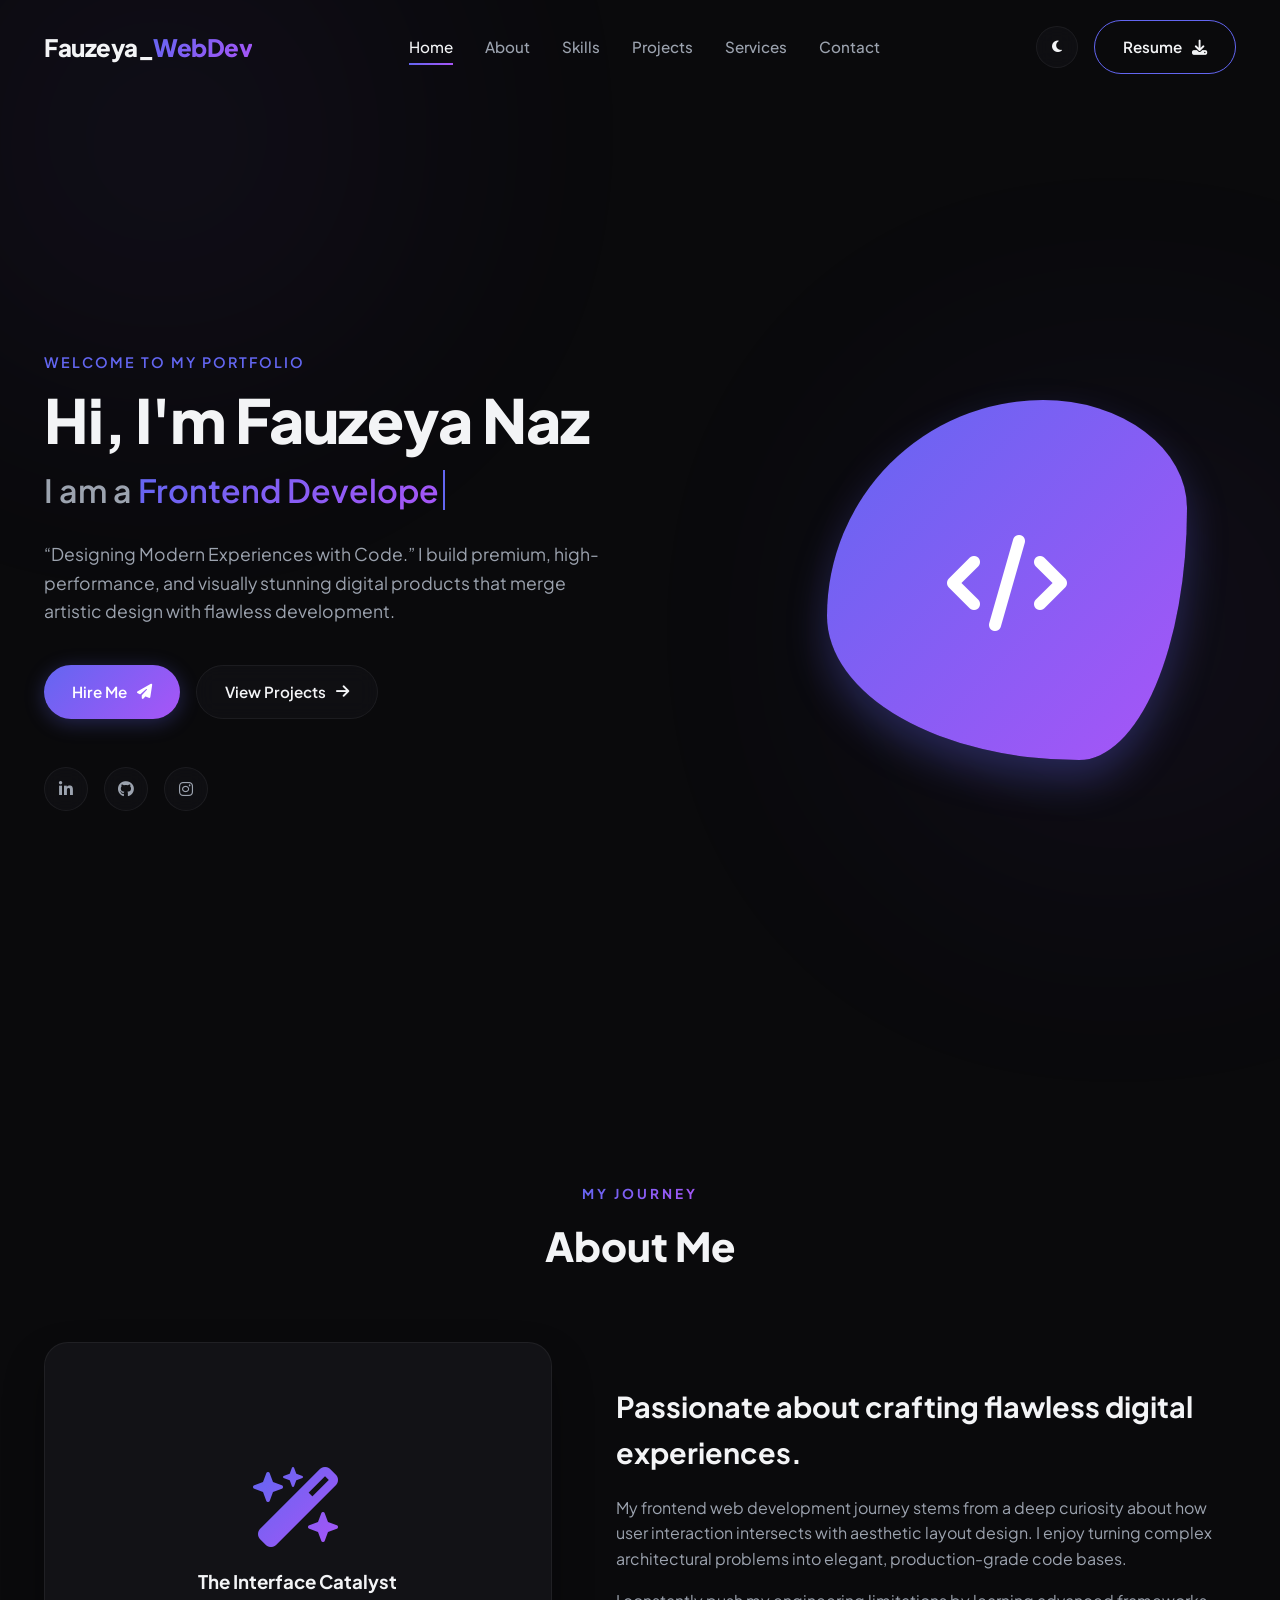
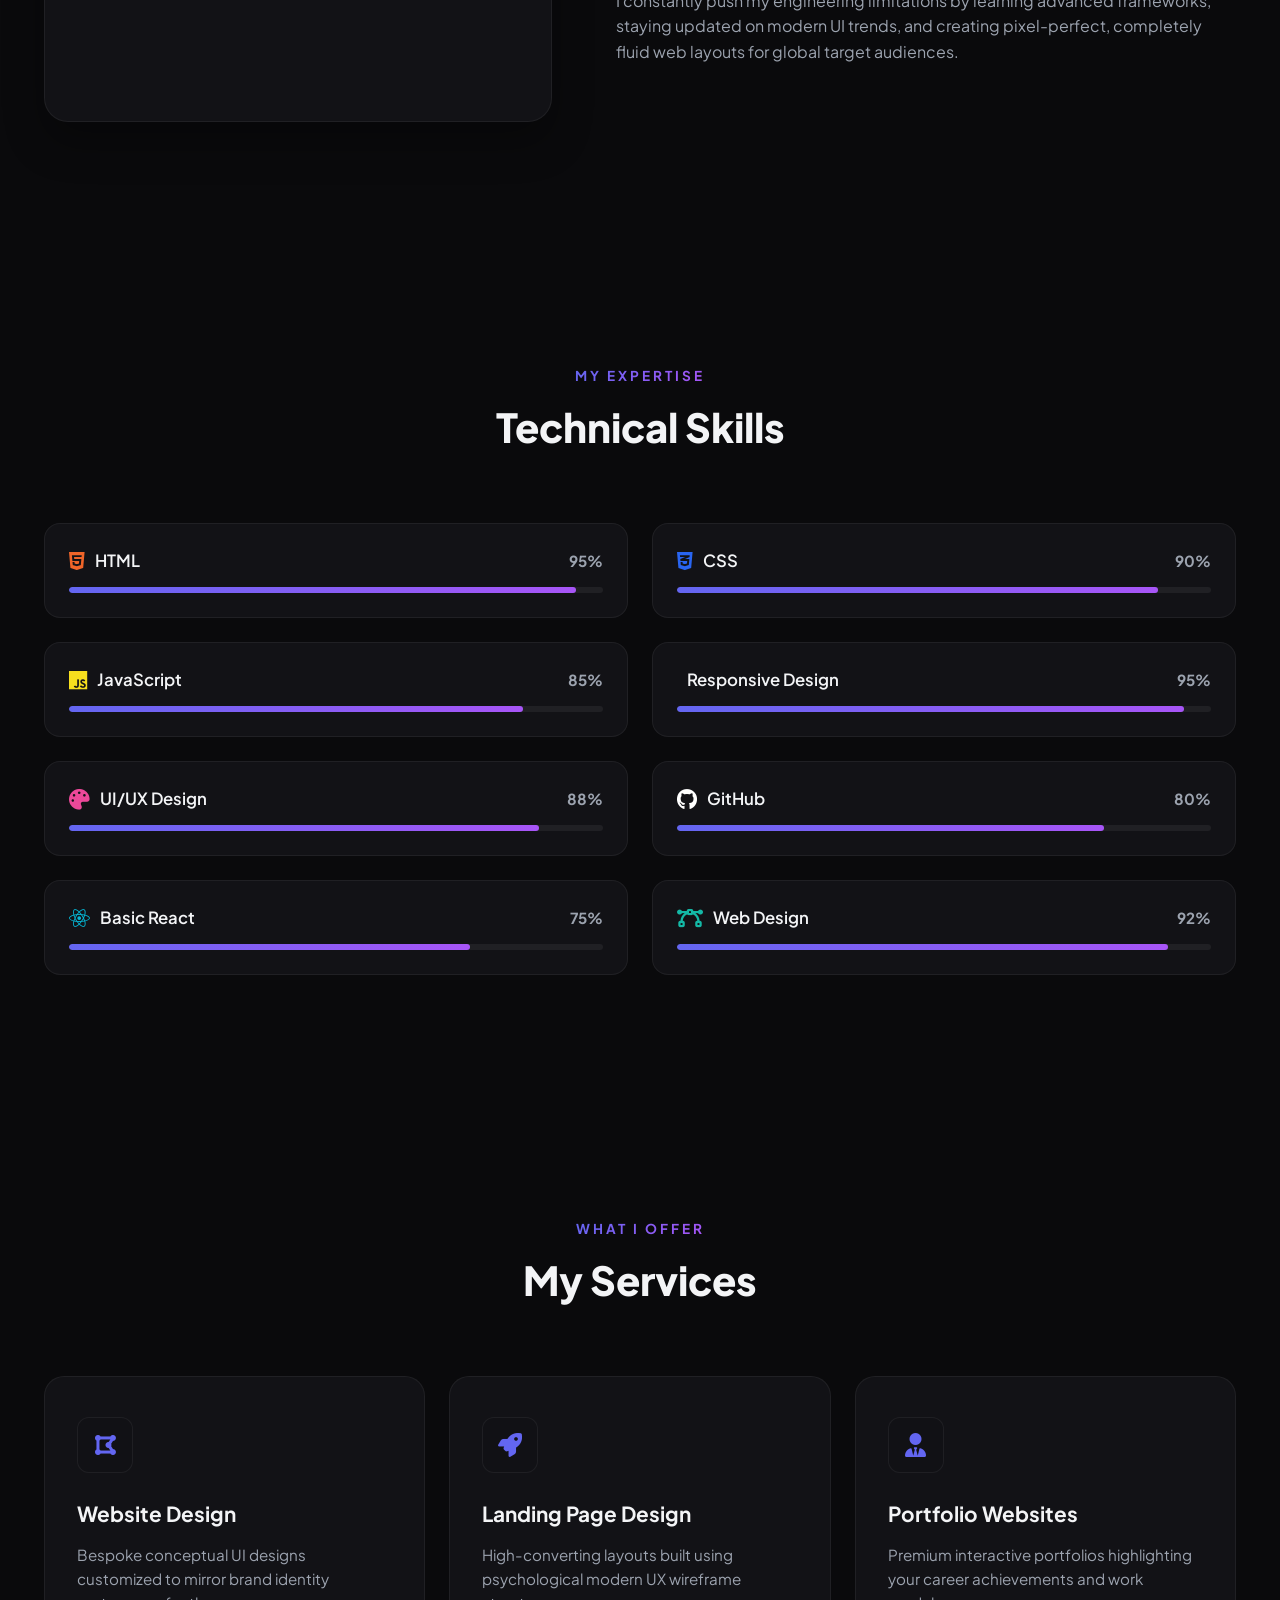
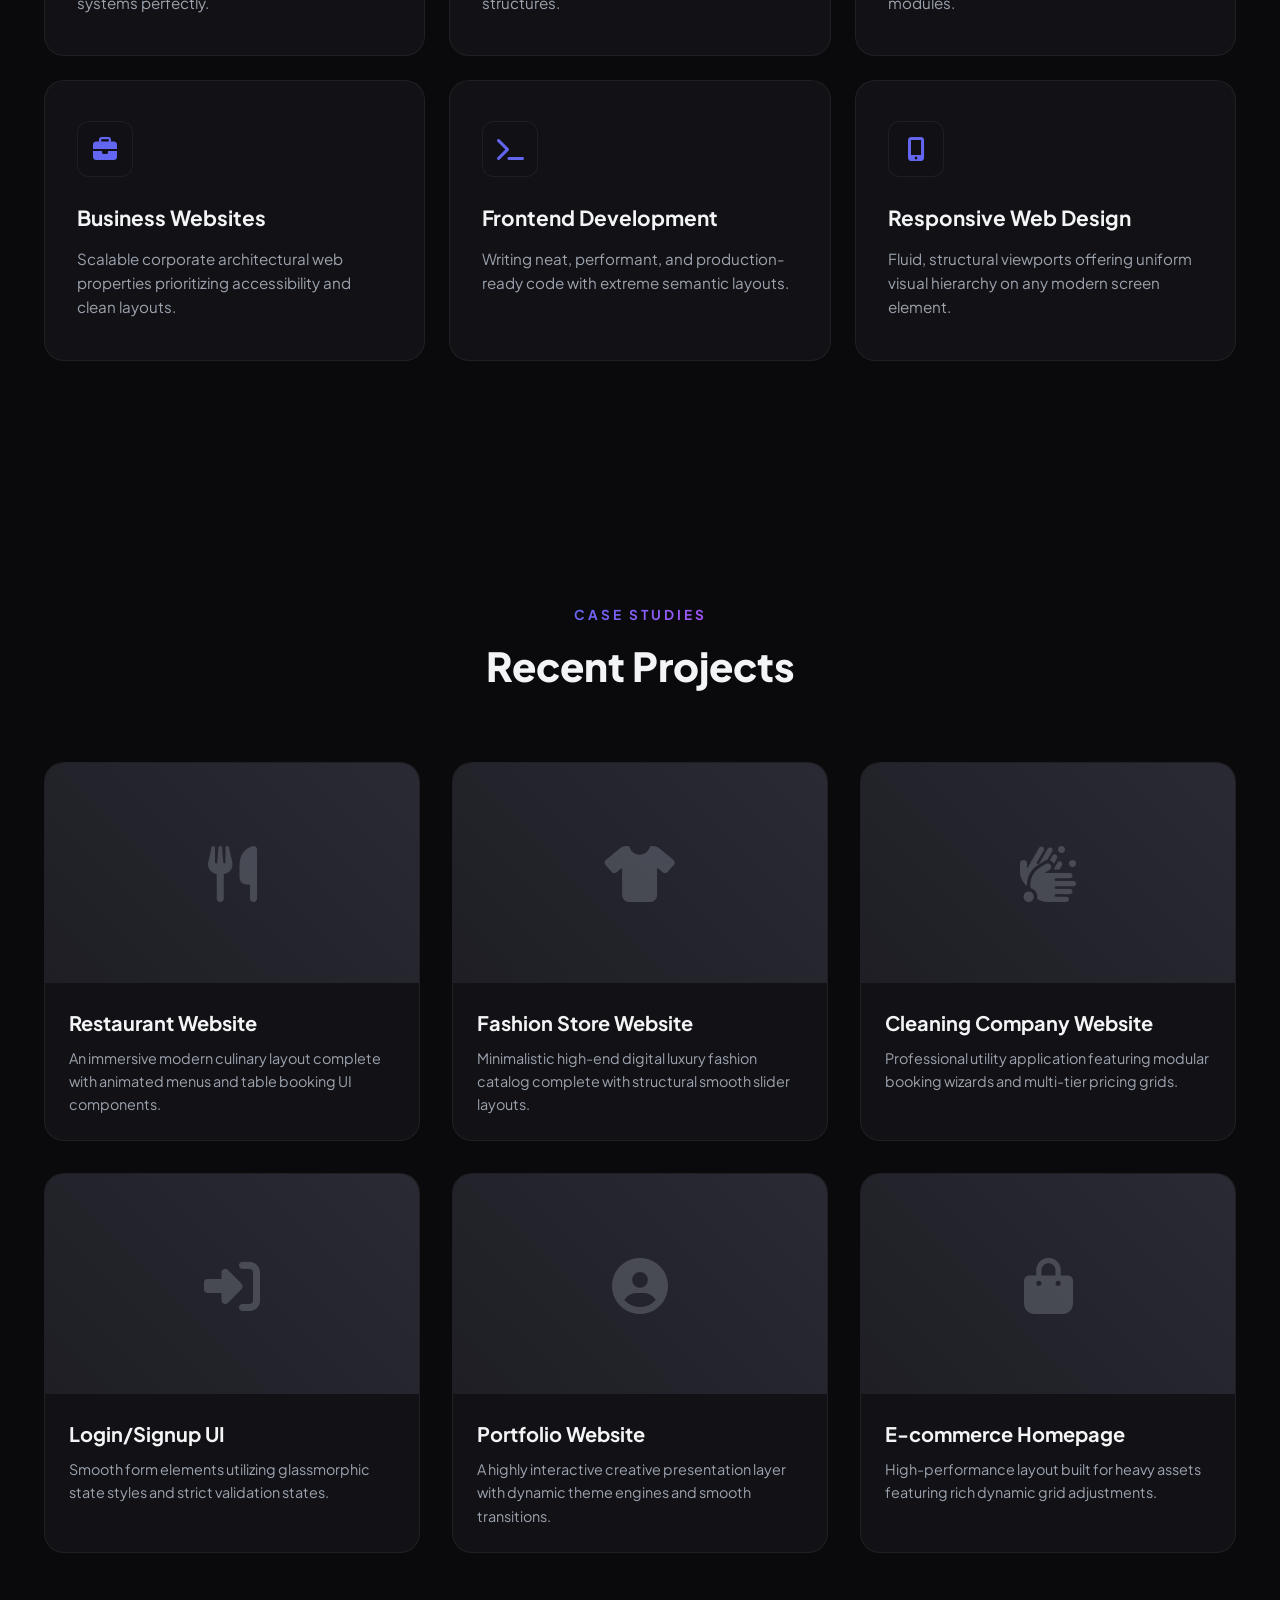
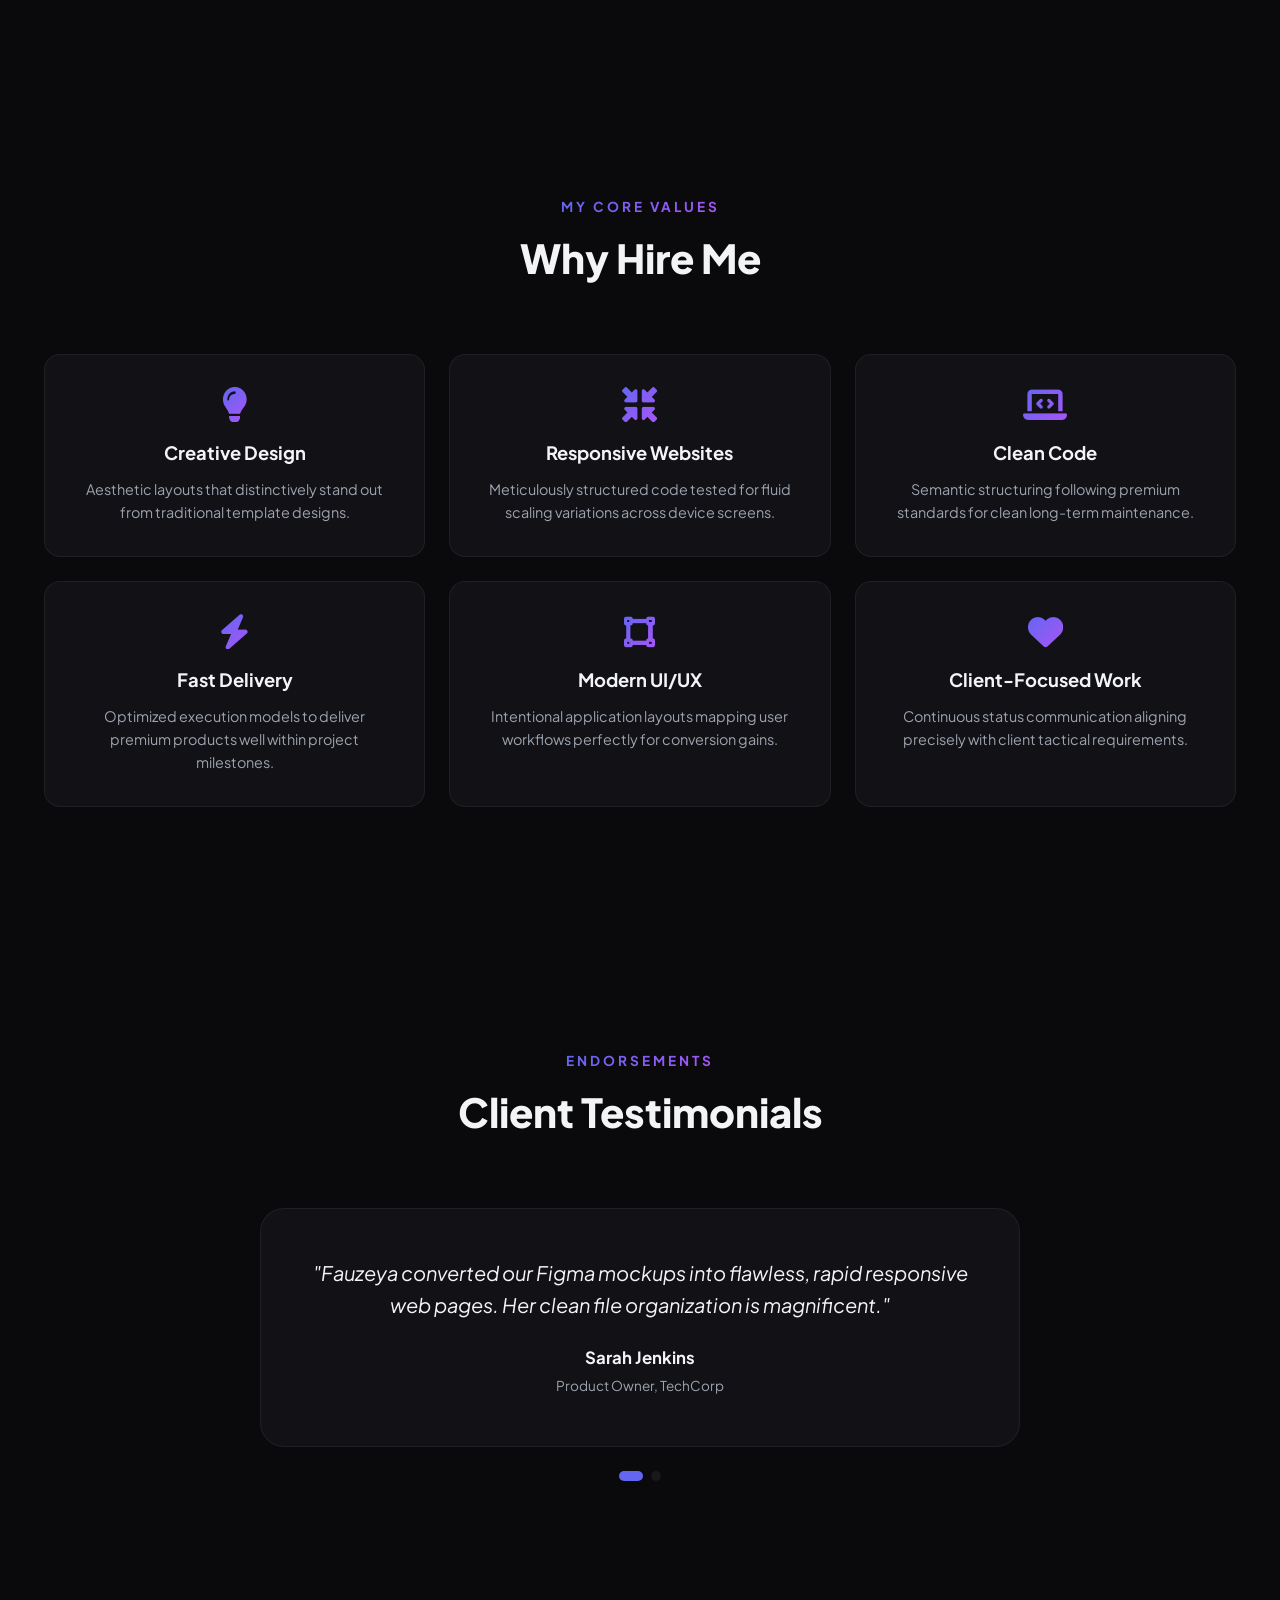
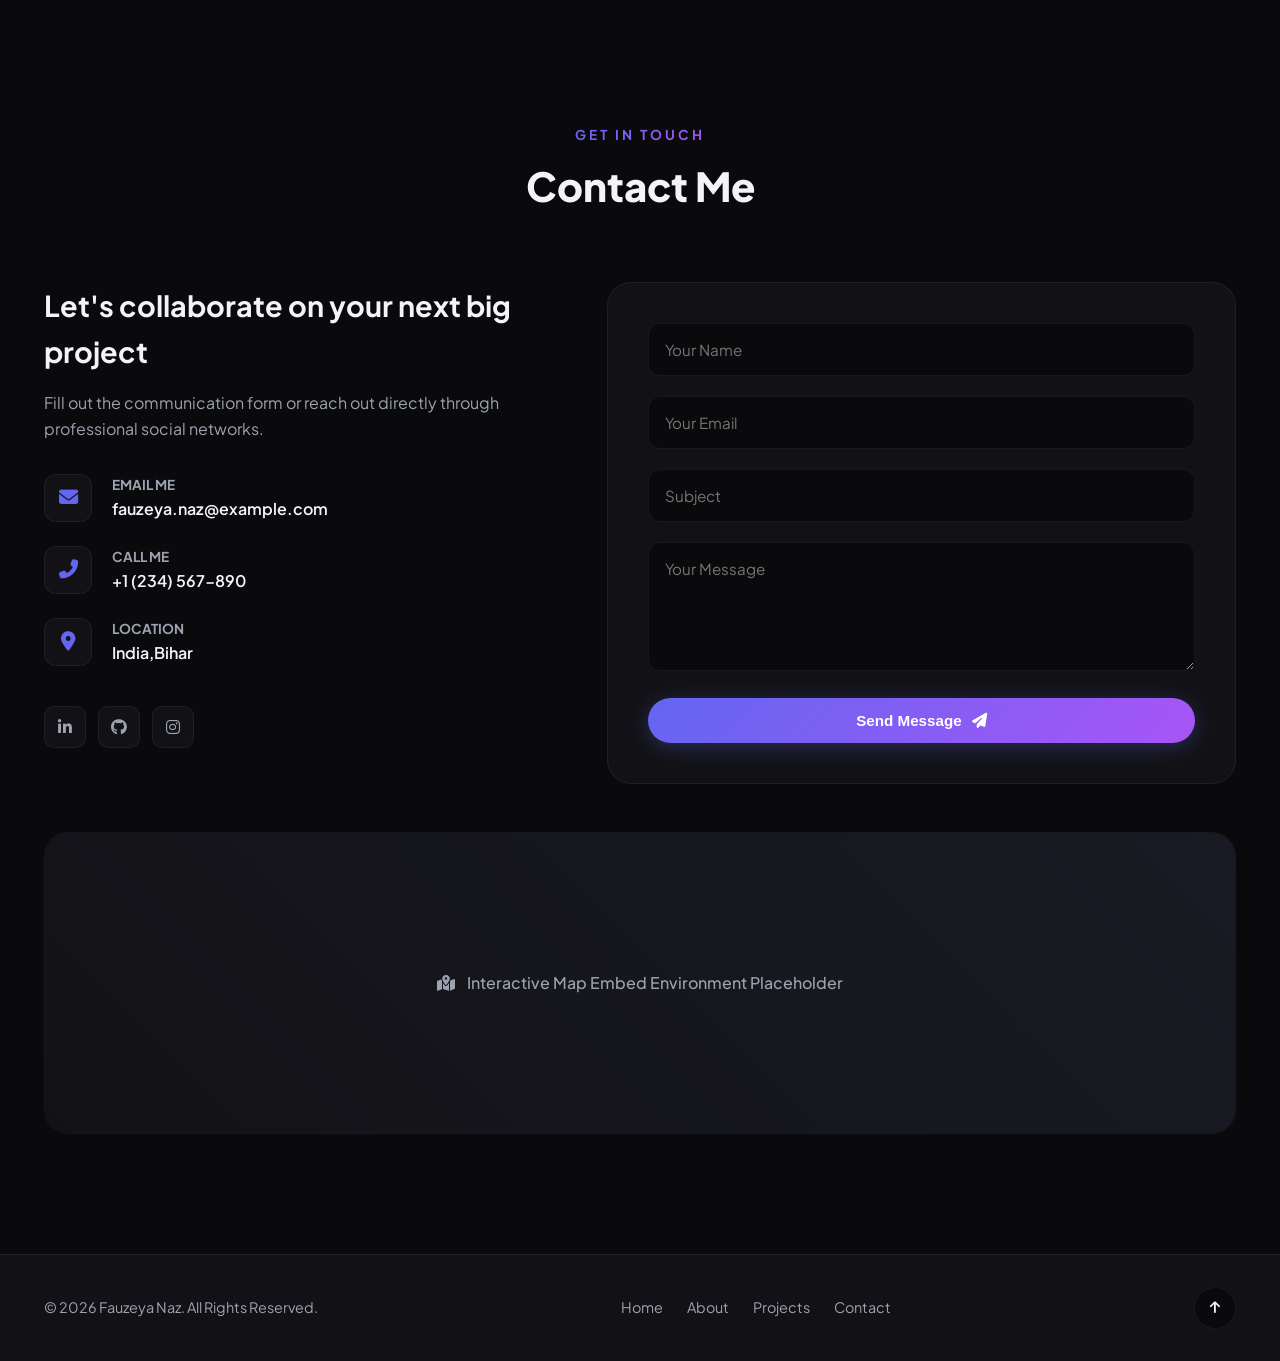
<file: index.html>
<!DOCTYPE html>
<html lang="en" data-theme="dark">
<head>
    <meta charset="UTF-8">
    <meta name="viewport" content="width=device-width, initial-scale=1.0">
    <meta name="description" content="Fauzeya Naz - Frontend Web Developer & UI Designer Portfolio. Designing Modern Experiences with Code.">
    <title>Fauzeya Naz | Frontend Developer & UI Designer</title>
    <!-- Google Fonts -->
    <link rel="preconnect" href="https://fonts.googleapis.com">
    <link rel="preconnect" href="https://fonts.gstatic.com" crossorigin>
    <link href="https://fonts.googleapis.com/css2?family=Plus+Jakarta+Sans:wght@300;400;500;600;700;800&display=swap" rel="stylesheet">
    <!-- Font Awesome Icons -->
    <link rel="stylesheet" href="https://cdnjs.cloudflare.com/ajax/libs/font-awesome/6.4.0/css/all.min.css">
    <!-- Custom CSS -->
    <link rel="stylesheet" href="portfolio.css">
</head>
<body>

    <!-- Loader -->
    <div class="loader-wrapper">
        <div class="loader"></div>
    </div>

    <!-- Background Shapes -->
    <div class="bg-blur shape-1"></div>
    <div class="bg-blur shape-2"></div>

    <!-- Header / Navbar -->
    <header class="navbar">
        <div class="nav-container">
            <a href="#home" class="logo">Fauzeya_<span>WebDev</span></a>
            
            <nav class="nav-menu">
                <a href="#home" class="nav-link active">Home</a>
                <a href="#about" class="nav-link">About</a>
                <a href="#skills" class="nav-link">Skills</a>
                <a href="#projects" class="nav-link">Projects</a>
                <a href="#services" class="nav-link">Services</a>
                <a href="#contact" class="nav-link">Contact</a>
            </nav>

            <div class="nav-actions">
                <button id="theme-toggle" aria-label="Toggle Theme" class="theme-btn">
                    <i class="fas fa-moon"></i>
                </button>
                <a href="#" class="btn btn-secondary nav-btn">Resume <i class="fas fa-download"></i></a>
                <button class="hamburger" aria-label="Open Menu">
                    <span class="bar"></span>
                    <span class="bar"></span>
                    <span class="bar"></span>
                </button>
            </div>
        </div>
    </header>

    <main>
        <!-- Hero Section -->
        <section id="home" class="hero section-padding">
            <div class="container hero-grid">
                <div class="hero-content">
                    <span class="hero-subtitle">Welcome to my portfolio</span>
                    <h1 class="hero-title">Hi, I'm Fauzeya Naz</h1>
                    <h2 class="hero-dynamic">
                        I am a <span class="typing-text" data-words='["Frontend Developer", "UI/UX Designer", "Freelancer"]'></span>
                    </h2>
                    <p class="hero-description">
                        “Designing Modern Experiences with Code.” I build premium, high-performance, and visually stunning digital products that merge artistic design with flawless development.
                    </p>
                    <div class="hero-cta">
                        <a href="#contact" class="btn btn-primary">Hire Me <i class="fas fa-paper-plane"></i></a>
                        <a href="#projects" class="btn btn-outline">View Projects <i class="fas fa-arrow-right"></i></a>
                    </div>
                    <div class="hero-socials">
                        <a href="#" target="_blank" aria-label="LinkedIn"><i class="fab fa-linkedin-in"></i></a>
                        <a href="#" target="_blank" aria-label="GitHub"><i class="fab fa-github"></i></a>
                        <a href="#" target="_blank" aria-label="Instagram"><i class="fab fa-instagram"></i></a>
                    </div>
                </div>
                <div class="hero-image-wrapper">
                    <div class="hero-blob">
                        <!-- Placeholder graphic asset representation -->
                        <div class="developer-graphic">
                            <i class="fas fa-code"></i>
                        </div>
                    </div>
                </div>
            </div>
        </section>

        <!-- About Section -->
        <section id="about" class="about section-padding reveal">
            <div class="container">
                <div class="section-header">
                    <span class="subtitle">My Journey</span>
                    <h2 class="section-title">About Me</h2>
                </div>
                <div class="about-grid">
                    <div class="about-card">
                        <div class="card-inner">
                            <i class="fas fa-wand-magic-sparkles interactive-icon"></i>
                            <h3>The Interface Catalyst</h3>
                        </div>
                    </div>
                    <div class="about-content">
                        <h3>Passionate about crafting flawless digital experiences.</h3>
                        <p> My frontend web development journey stems from a deep curiosity about how user interaction intersects with aesthetic layout design. I enjoy turning complex architectural problems into elegant, production-grade code bases.</p>
                        <p>I constantly push my engineering limitations by learning advanced frameworks, staying updated on modern UI trends, and creating pixel-perfect, completely fluid web layouts for global target audiences.</p>
                        <!-- <div class="about-stats">
                            <div class="stat-item"> -->
                            <!--     <span class="stat-number">3+</span>
                                <span class="stat-label">Years Experience</span>
                            </div>
                            <div class="stat-item">
                                <span class="stat-number">40+</span>
                                <span class="stat-label">Projects Completed</span>
                            </div>
                        </div>
                    </div> -->
                </div>
            </div>
        </div>
    </section>
      
    

        <!-- Skills Section -->
        <section id="skills" class="skills section-padding reveal">
            <div class="container">
                <div class="section-header">
                    <span class="subtitle">My Expertise</span>
                    <h2 class="section-title">Technical Skills</h2>
                </div>
                <div class="skills-grid">
                    <!-- HTML -->
                    <div class="skill-card">
                        <div class="skill-info">
                            <div class="skill-title"><i class="fab fa-html5 text-orange"></i> HTML</div>
                            <span class="skill-percentage">95%</span>
                        </div>
                        <div class="progress-bar"><div class="progress" style="width: 95%"></div></div>
                    </div>
                    <!-- CSS -->
                    <div class="skill-card">
                        <div class="skill-info">
                            <div class="skill-title"><i class="fab fa-css3-alt text-blue"></i> CSS</div>
                            <span class="skill-percentage">90%</span>
                        </div>
                        <div class="progress-bar"><div class="progress" style="width: 90%"></div></div>
                    </div>
                    <!-- JavaScript -->
                    <div class="skill-card">
                        <div class="skill-info">
                            <div class="skill-title"><i class="fab fa-js text-yellow"></i> JavaScript</div>
                            <span class="skill-percentage">85%</span>
                        </div>
                        <div class="progress-bar"><div class="progress" style="width: 85%"></div></div>
                    </div>
                    <!-- Responsive Design -->
                    <div class="skill-card">
                        <div class="skill-info">
                            <div class="skill-title"><i class="fas fa-laptop-mobile text-purple"></i> Responsive Design</div>
                            <span class="skill-percentage">95%</span>
                        </div>
                        <div class="progress-bar"><div class="progress" style="width: 95%"></div></div>
                    </div>
                    <!-- UI/UX Design -->
                    <div class="skill-card">
                        <div class="skill-info">
                            <div class="skill-title"><i class="fas fa-palette text-pink"></i> UI/UX Design</div>
                            <span class="skill-percentage">88%</span>
                        </div>
                        <div class="progress-bar"><div class="progress" style="width: 88%"></div></div>
                    </div>
                    <!-- GitHub -->
                    <div class="skill-card">
                        <div class="skill-info">
                            <div class="skill-title"><i class="fab fa-github text-white"></i> GitHub</div>
                            <span class="skill-percentage">80%</span>
                        </div>
                        <div class="progress-bar"><div class="progress" style="width: 80%"></div></div>
                    </div>
                    <!-- Basic React -->
                    <div class="skill-card">
                        <div class="skill-info">
                            <div class="skill-title"><i class="fab fa-react text-cyan"></i> Basic React</div>
                            <span class="skill-percentage">75%</span>
                        </div>
                        <div class="progress-bar"><div class="progress" style="width: 75%"></div></div>
                    </div>
                    <!-- Web Design -->
                    <div class="skill-card">
                        <div class="skill-info">
                            <div class="skill-title"><i class="fas fa-bezier-curve text-teal"></i> Web Design</div>
                            <span class="skill-percentage">92%</span>
                        </div>
                        <div class="progress-bar"><div class="progress" style="width: 92%"></div></div>
                    </div>
                </div>
            </div>
        </section>

        <!-- Services Section -->
        <section id="services" class="services section-padding reveal">
            <div class="container">
                <div class="section-header">
                    <span class="subtitle">What I Offer</span>
                    <h2 class="section-title">My Services</h2>
                </div>
                <div class="services-grid">
                    <div class="service-card">
                        <div class="service-icon"><i class="fas fa-draw-polygon"></i></div>
                        <h3>Website Design</h3>
                        <p>Bespoke conceptual UI designs customized to mirror brand identity systems perfectly.</p>
                    </div>
                    <div class="service-card">
                        <div class="service-icon"><i class="fas fa-rocket"></i></div>
                        <h3>Landing Page Design</h3>
                        <p>High-converting layouts built using psychological modern UX wireframe structures.</p>
                    </div>
                    <div class="service-card">
                        <div class="service-icon"><i class="fas fa-user-tie"></i></div>
                        <h3>Portfolio Websites</h3>
                        <p>Premium interactive portfolios highlighting your career achievements and work modules.</p>
                    </div>
                    <div class="service-card">
                        <div class="service-icon"><i class="fas fa-briefcase"></i></div>
                        <h3>Business Websites</h3>
                        <p>Scalable corporate architectural web properties prioritizing accessibility and clean layouts.</p>
                    </div>
                    <div class="service-card">
                        <div class="service-icon"><i class="fas fa-terminal"></i></div>
                        <h3>Frontend Development</h3>
                        <p>Writing neat, performant, and production-ready code with extreme semantic layouts.</p>
                    </div>
                    <div class="service-card">
                        <div class="service-icon"><i class="fas fa-mobile-alt"></i></div>
                        <h3>Responsive Web Design</h3>
                        <p>Fluid, structural viewports offering uniform visual hierarchy on any modern screen element.</p>
                    </div>
                </div>
            </div>
        </section>

        <!-- Projects Section -->
        <section id="projects" class="projects section-padding reveal">
            <div class="container">
                <div class="section-header">
                    <span class="subtitle">Case Studies</span>
                    <h2 class="section-title">Recent Projects</h2>
                </div>
                <div class="projects-grid">
                    <!-- Project 1 -->
                    <div class="project-card">
                        <div class="project-image-box">
                            <div class="project-placeholder"><i class="fas fa-utensils"></i></div>
                            <div class="project-overlay">
                                <div class="project-links">
                                    <a href="#" target="_blank" aria-label="Live Demo"><i class="fas fa-external-link-alt"></i></a>
                                    <a href="#" target="_blank" aria-label="GitHub Repository"><i class="fab fa-github"></i></a>
                                </div>
                            </div>
                        </div>
                        <div class="project-info">
                            <h3>Restaurant Website</h3>
                            <p>An immersive modern culinary layout complete with animated menus and table booking UI components.</p>
                        </div>
                    </div>
                    <!-- Project 2 -->
                    <div class="project-card">
                        <div class="project-image-box">
                            <div class="project-placeholder"><i class="fas fa-tshirt"></i></div>
                            <div class="project-overlay">
                                <div class="project-links">
                                    <a href="#" target="_blank" aria-label="Live Demo"><i class="fas fa-external-link-alt"></i></a>
                                    <a href="#" target="_blank" aria-label="GitHub Repository"><i class="fab fa-github"></i></a>
                                </div>
                            </div>
                        </div>
                        <div class="project-info">
                            <h3>Fashion Store Website</h3>
                            <p>Minimalistic high-end digital luxury fashion catalog complete with structural smooth slider layouts.</p>
                        </div>
                    </div>
                    <!-- Project 3 -->
                    <div class="project-card">
                        <div class="project-image-box">
                            <div class="project-placeholder"><i class="fas fa-hands-wash"></i></div>
                            <div class="project-overlay">
                                <div class="project-links">
                                    <a href="#" target="_blank" aria-label="Live Demo"><i class="fas fa-external-link-alt"></i></a>
                                    <a href="#" target="_blank" aria-label="GitHub Repository"><i class="fab fa-github"></i></a>
                                </div>
                            </div>
                        </div>
                        <div class="project-info">
                            <h3>Cleaning Company Website</h3>
                            <p>Professional utility application featuring modular booking wizards and multi-tier pricing grids.</p>
                        </div>
                    </div>
                    <!-- Project 4 -->
                    <div class="project-card">
                        <div class="project-image-box">
                            <div class="project-placeholder"><i class="fas fa-sign-in-alt"></i></div>
                            <div class="project-overlay">
                                <div class="project-links">
                                    <a href="#" target="_blank" aria-label="Live Demo"><i class="fas fa-external-link-alt"></i></a>
                                    <a href="#" target="_blank" aria-label="GitHub Repository"><i class="fab fa-github"></i></a>
                                </div>
                            </div>
                        </div>
                        <div class="project-info">
                            <h3>Login/Signup UI</h3>
                            <p>Smooth form elements utilizing glassmorphic state styles and strict validation states.</p>
                        </div>
                    </div>
                    <!-- Project 5 -->
                    <div class="project-card">
                        <div class="project-image-box">
                            <div class="project-placeholder"><i class="fas fa-user-circle"></i></div>
                            <div class="project-overlay">
                                <div class="project-links">
                                    <a href="#" target="_blank" aria-label="Live Demo"><i class="fas fa-external-link-alt"></i></a>
                                    <a href="#" target="_blank" aria-label="GitHub Repository"><i class="fab fa-github"></i></a>
                                </div>
                            </div>
                        </div>
                        <div class="project-info">
                            <h3>Portfolio Website</h3>
                            <p>A highly interactive creative presentation layer with dynamic theme engines and smooth transitions.</p>
                        </div>
                    </div>
                    <!-- Project 6 -->
                    <div class="project-card">
                        <div class="project-image-box">
                            <div class="project-placeholder"><i class="fas fa-shopping-bag"></i></div>
                            <div class="project-overlay">
                                <div class="project-links">
                                    <a href="#" target="_blank" aria-label="Live Demo"><i class="fas fa-external-link-alt"></i></a>
                                    <a href="#" target="_blank" aria-label="GitHub Repository"><i class="fab fa-github"></i></a>
                                </div>
                            </div>
                        </div>
                        <div class="project-info">
                            <h3>E-commerce Homepage</h3>
                            <p>High-performance layout built for heavy assets featuring rich dynamic grid adjustments.</p>
                        </div>
                    </div>
                </div>
            </div>
        </section>

        <!-- Why Hire Me Section -->
        <section class="why-hire section-padding reveal">
            <div class="container">
                <div class="section-header">
                    <span class="subtitle">My Core Values</span>
                    <h2 class="section-title">Why Hire Me</h2>
                </div>
                <div class="why-grid">
                    <div class="why-card">
                        <i class="fas fa-lightbulb"></i>
                        <h4>Creative Design</h4>
                        <p>Aesthetic layouts that distinctively stand out from traditional template designs.</p>
                    </div>
                    <div class="why-card">
                        <i class="fas fa-compress-arrows-alt"></i>
                        <h4>Responsive Websites</h4>
                        <p>Meticulously structured code tested for fluid scaling variations across device screens.</p>
                    </div>
                    <div class="why-card">
                        <i class="fas fa-laptop-code"></i>
                        <h4>Clean Code</h4>
                        <p>Semantic structuring following premium standards for clean long-term maintenance.</p>
                    </div>
                    <div class="why-card">
                        <i class="fas fa-bolt"></i>
                        <h4>Fast Delivery</h4>
                        <p>Optimized execution models to deliver premium products well within project milestones.</p>
                    </div>
                    <div class="why-card">
                        <i class="fas fa-vector-square"></i>
                        <h4>Modern UI/UX</h4>
                        <p>Intentional application layouts mapping user workflows perfectly for conversion gains.</p>
                    </div>
                    <div class="why-card">
                        <i class="fas fa-heart"></i>
                        <h4>Client-Focused Work</h4>
                        <p>Continuous status communication aligning precisely with client tactical requirements.</p>
                    </div>
                </div>
            </div>
        </section>

        <!-- Testimonials Section -->
        <section class="testimonials section-padding reveal">
            <div class="container">
                <div class="section-header">
                    <span class="subtitle">Endorsements</span>
                    <h2 class="section-title">Client Testimonials</h2>
                </div>
                <div class="testimonial-slider-container">
                    <div class="testimonial-track">
                        <div class="testimonial-card active">
                            <p class="testimonial-text">"Fauzeya converted our Figma mockups into flawless, rapid responsive web pages. Her clean file organization is magnificent."</p>
                            <div class="client-meta">
                                <h5>Sarah Jenkins</h5>
                                <span>Product Owner, TechCorp</span>
                            </div>
                        </div>
                        <div class="testimonial-card">
                            <p class="testimonial-text">"An absolute professional UI designer. The landing page layouts she crafted generated immediate business growth. Highly recommended!"</p>
                            <div class="client-meta">
                                <h5>David Vance</h5>
                                <span>Founder, Apex Agency</span>
                            </div>
                        </div>
                    </div>
                    <div class="slider-dots">
                        <span class="dot active" data-index="0"></span>
                        <span class="dot" data-index="1"></span>
                    </div>
                </div>
            </div>
        </section>

        <!-- Contact Section -->
        <section id="contact" class="contact section-padding reveal">
            <div class="container">
                <div class="section-header">
                    <span class="subtitle">Get In Touch</span>
                    <h2 class="section-title">Contact Me</h2>
                </div>
                <div class="contact-grid">
                    <div class="contact-info-panel">
                        <h3>Let's collaborate on your next big project</h3>
                        <p class="contact-text">Fill out the communication form or reach out directly through professional social networks.</p>
                        
                        <div class="info-details">
                            <div class="info-item">
                                <i class="fas fa-envelope"></i>
                                <div>
                                    <h5>Email Me</h5>
                                    <a href="mailto:fauzeya.naz@example.com">fauzeya.naz@example.com</a>
                                </div>
                            </div>
                            <div class="info-item">
                                <i class="fas fa-phone-alt"></i>
                                <div>
                                    <h5>Call Me</h5>
                                    <a href="tel:+1234567890">+1 (234) 567-890</a>
                                </div>
                            </div>
                            <div class="info-item">
                                <i class="fas fa-map-marker-alt"></i>
                                <div>
                                    <h5>Location</h5>
                                    <span>India,Bihar</span>
                                </div>
                            </div>
                        </div>

                        <div class="social-links-row">
                            <a href="#" aria-label="LinkedIn"><i class="fab fa-linkedin-in"></i></a>
                            <a href="#" aria-label="GitHub"><i class="fab fa-github"></i></a>
                            <a href="#" aria-label="Instagram"><i class="fab fa-instagram"></i></a>
                        </div>
                    </div>

                    <div class="contact-form-wrapper">
                        <form action="#" class="contact-form" id="portfolio-form">
                            <div class="form-group">
                                <input type="text" placeholder="Your Name" required class="form-input">
                            </div>
                            <div class="form-group">
                                <input type="email" placeholder="Your Email" required class="form-input">
                            </div>
                            <div class="form-group">
                                <input type="text" placeholder="Subject" required class="form-input">
                            </div>
                            <div class="form-group">
                                <textarea placeholder="Your Message" rows="5" required class="form-input"></textarea>
                            </div>
                            <button type="submit" class="btn btn-primary submit-btn">Send Message <i class="fas fa-paper-plane"></i></button>
                        </form>
                    </div>
                </div>
                <!-- Mock Map Container -->
                <div class="map-container">
                    <div class="mock-map">
                        <i class="fas fa-map-marked-alt"></i> Interactive Map Embed Environment Placeholder
                    </div>
                </div>
            </div>
        </section>
    </main>

    <!-- Footer -->
    <footer class="footer">
        <div class="container footer-content">
            <p class="copyright">&copy; 2026 Fauzeya Naz. All Rights Reserved.</p>
            <div class="footer-links">
                <a href="#home">Home</a>
                <a href="#about">About</a>
                <a href="#projects">Projects</a>
                <a href="#contact">Contact</a>
            </div>
            <button id="scroll-top" aria-label="Scroll to top" class="scroll-top-btn">
                <i class="fas fa-arrow-up"></i>
            </button>
        </div>
    </footer>

    <!-- Custom JavaScript -->
    <script src="java.js"></script>
</body>
</html>
</file>
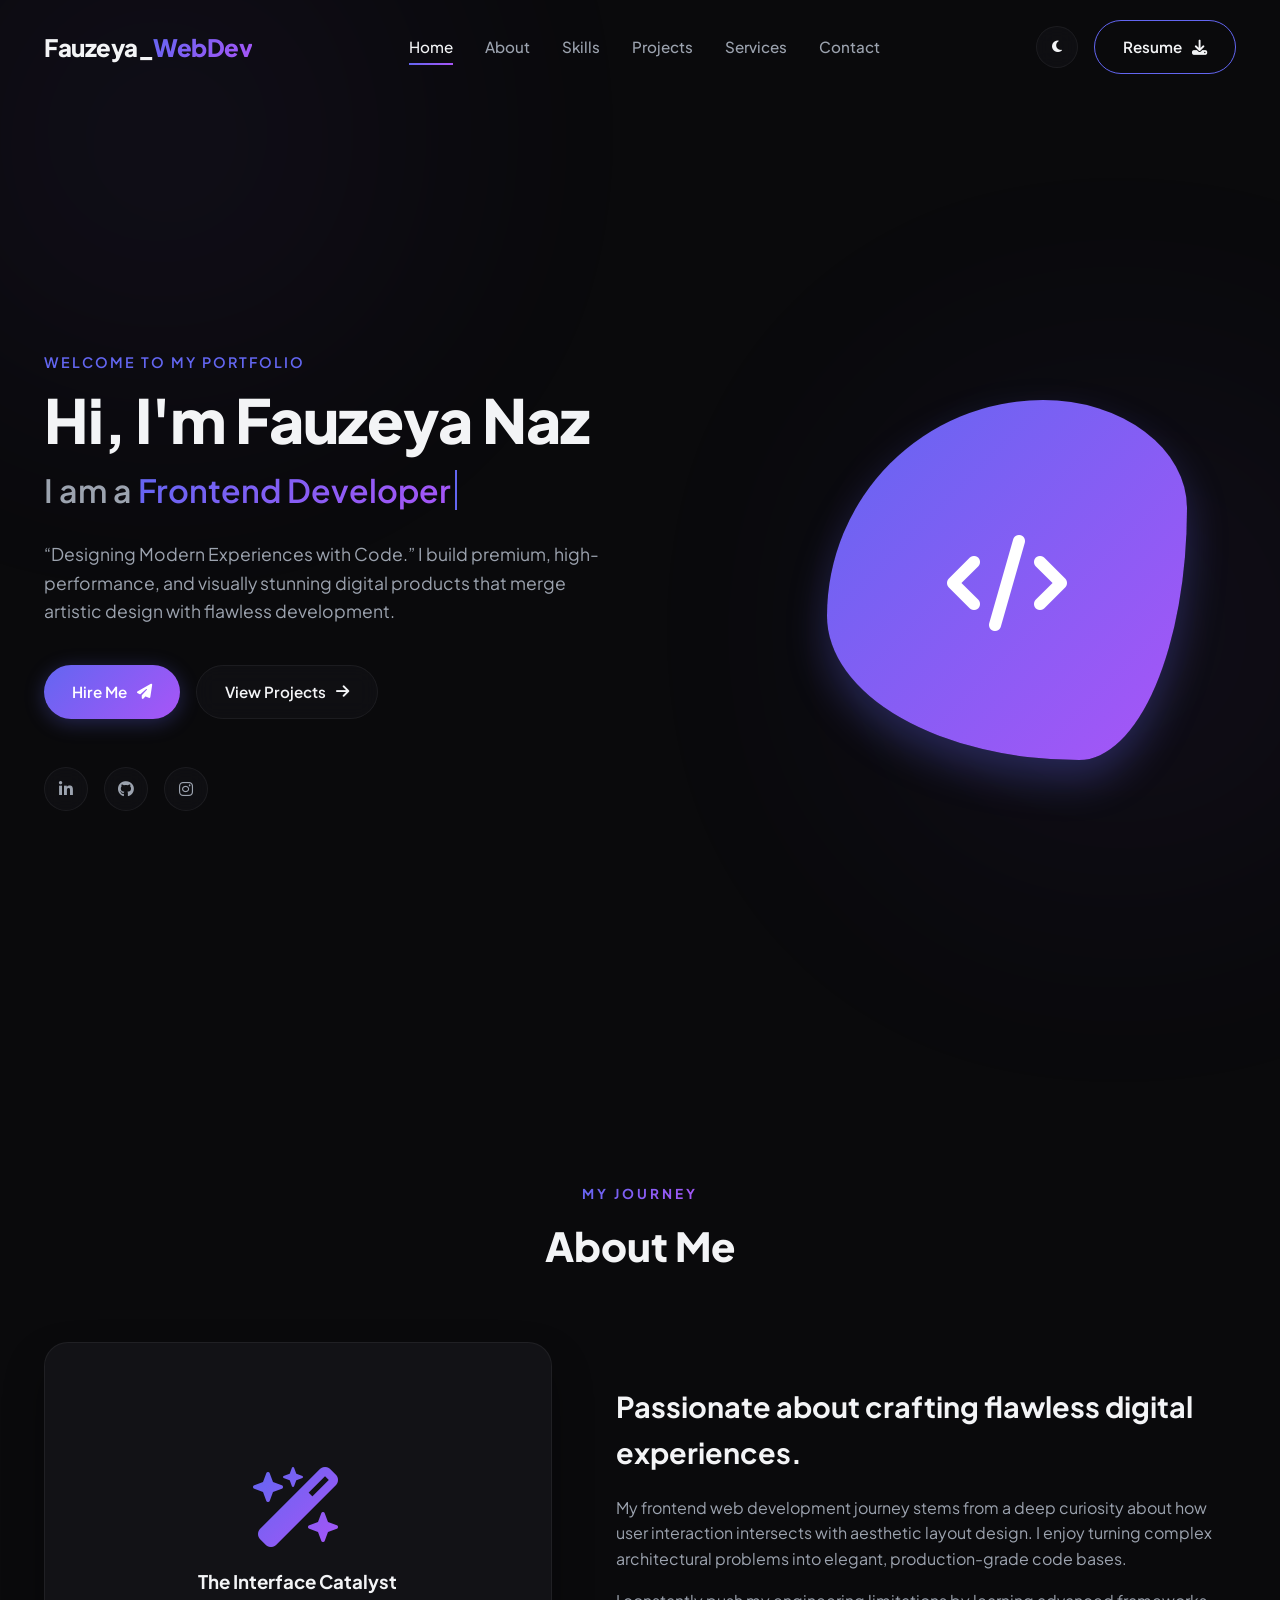
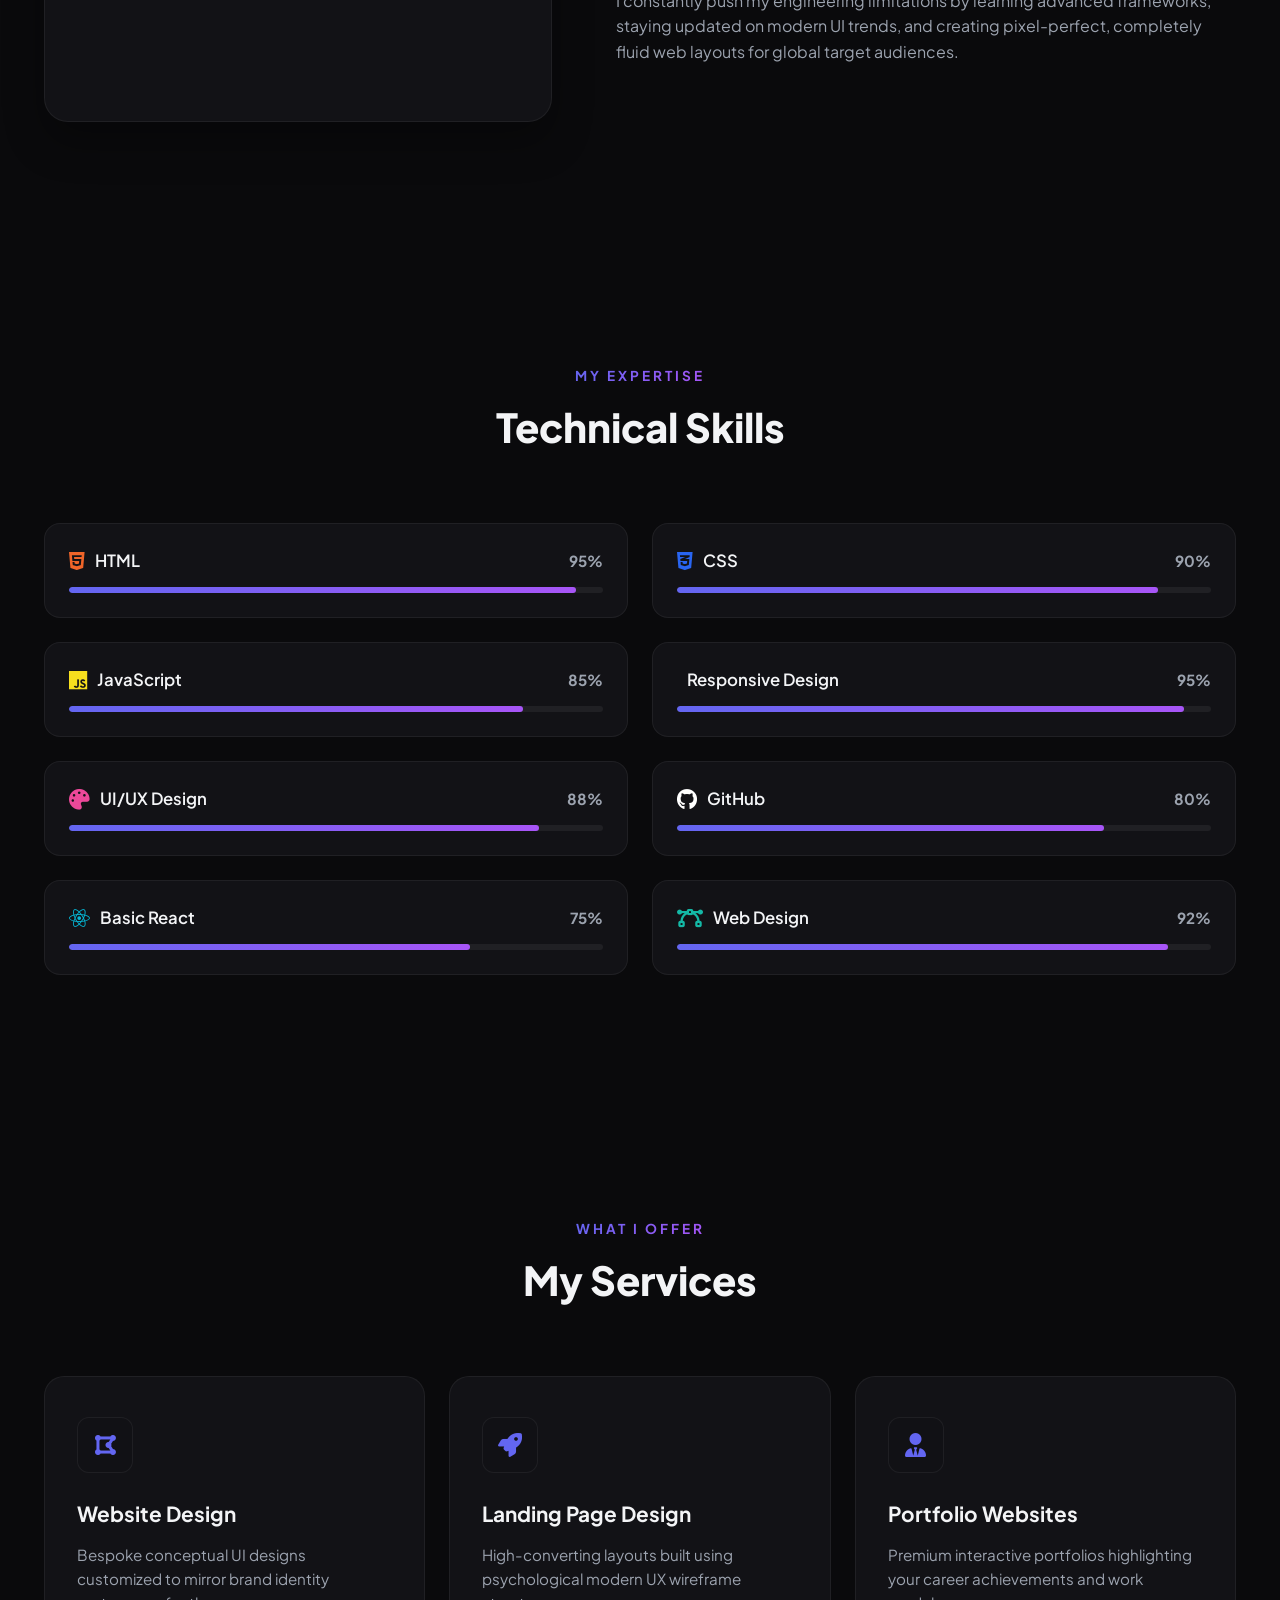
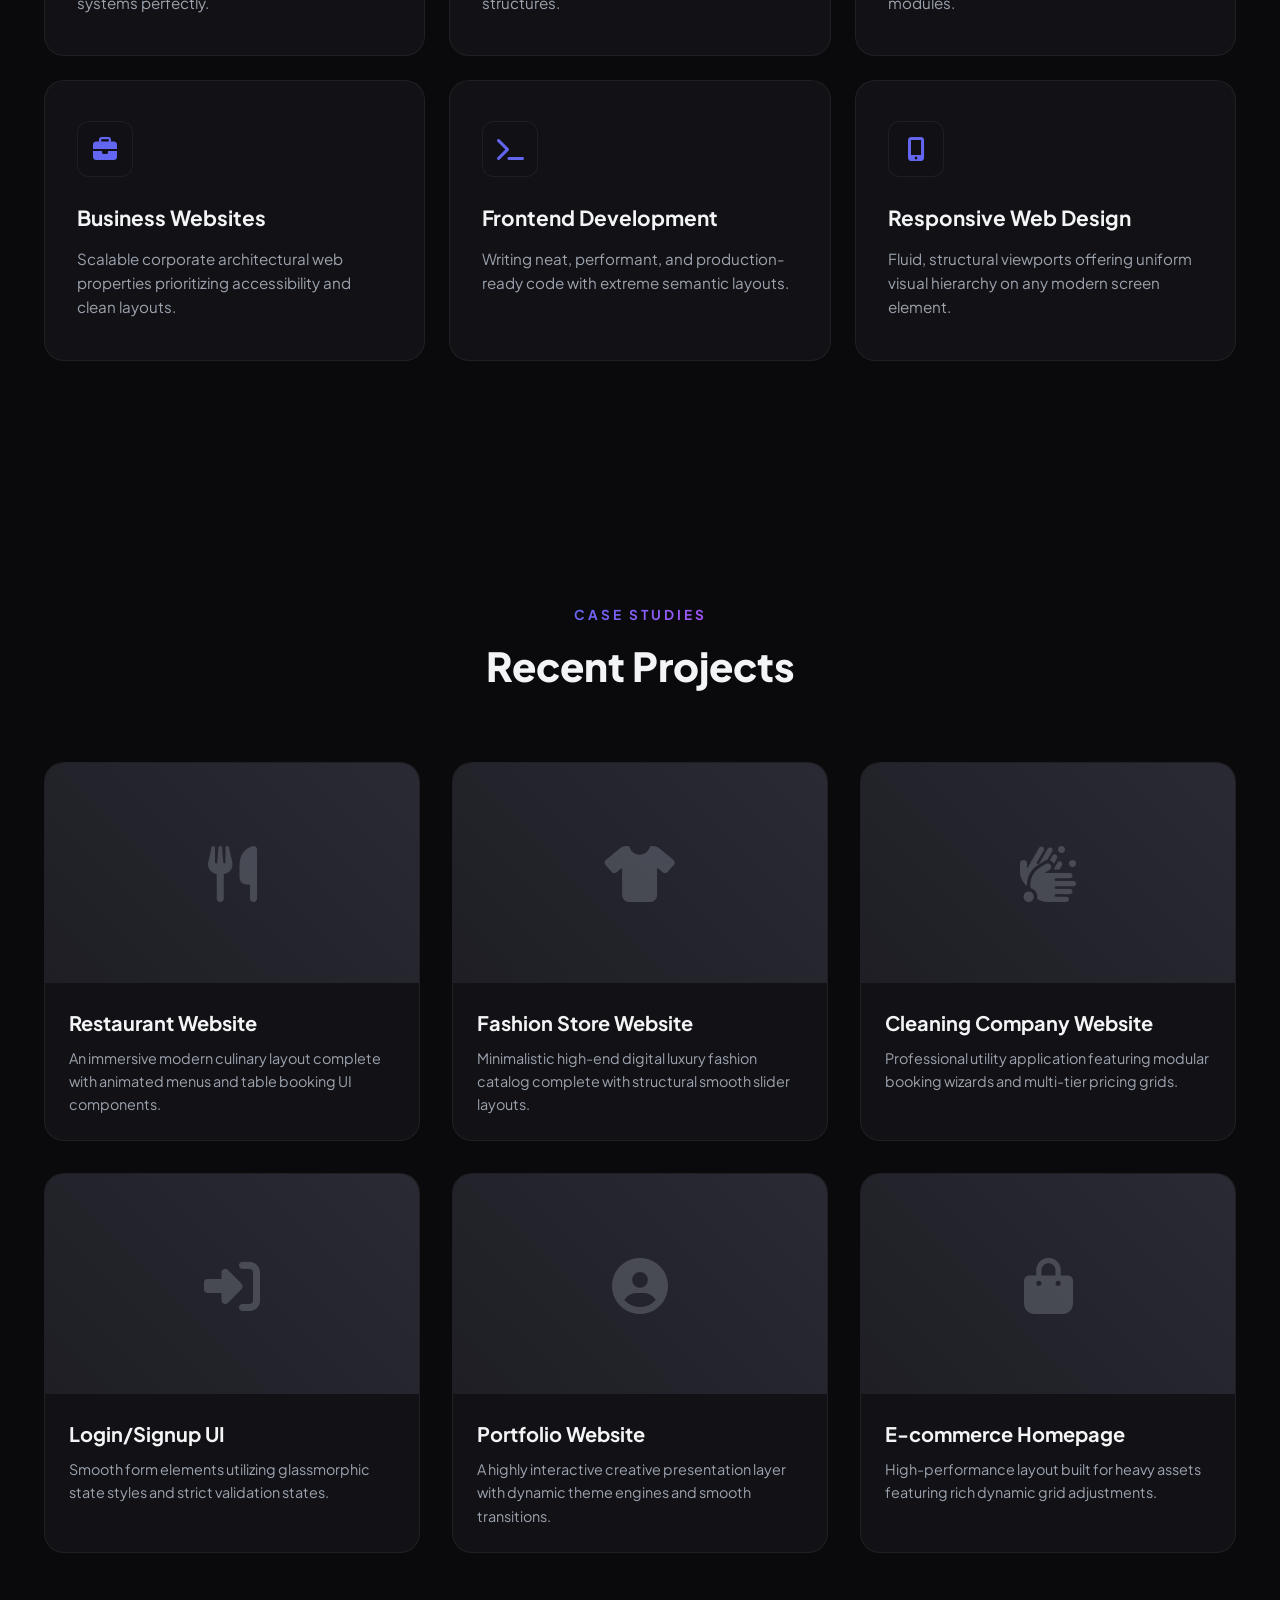
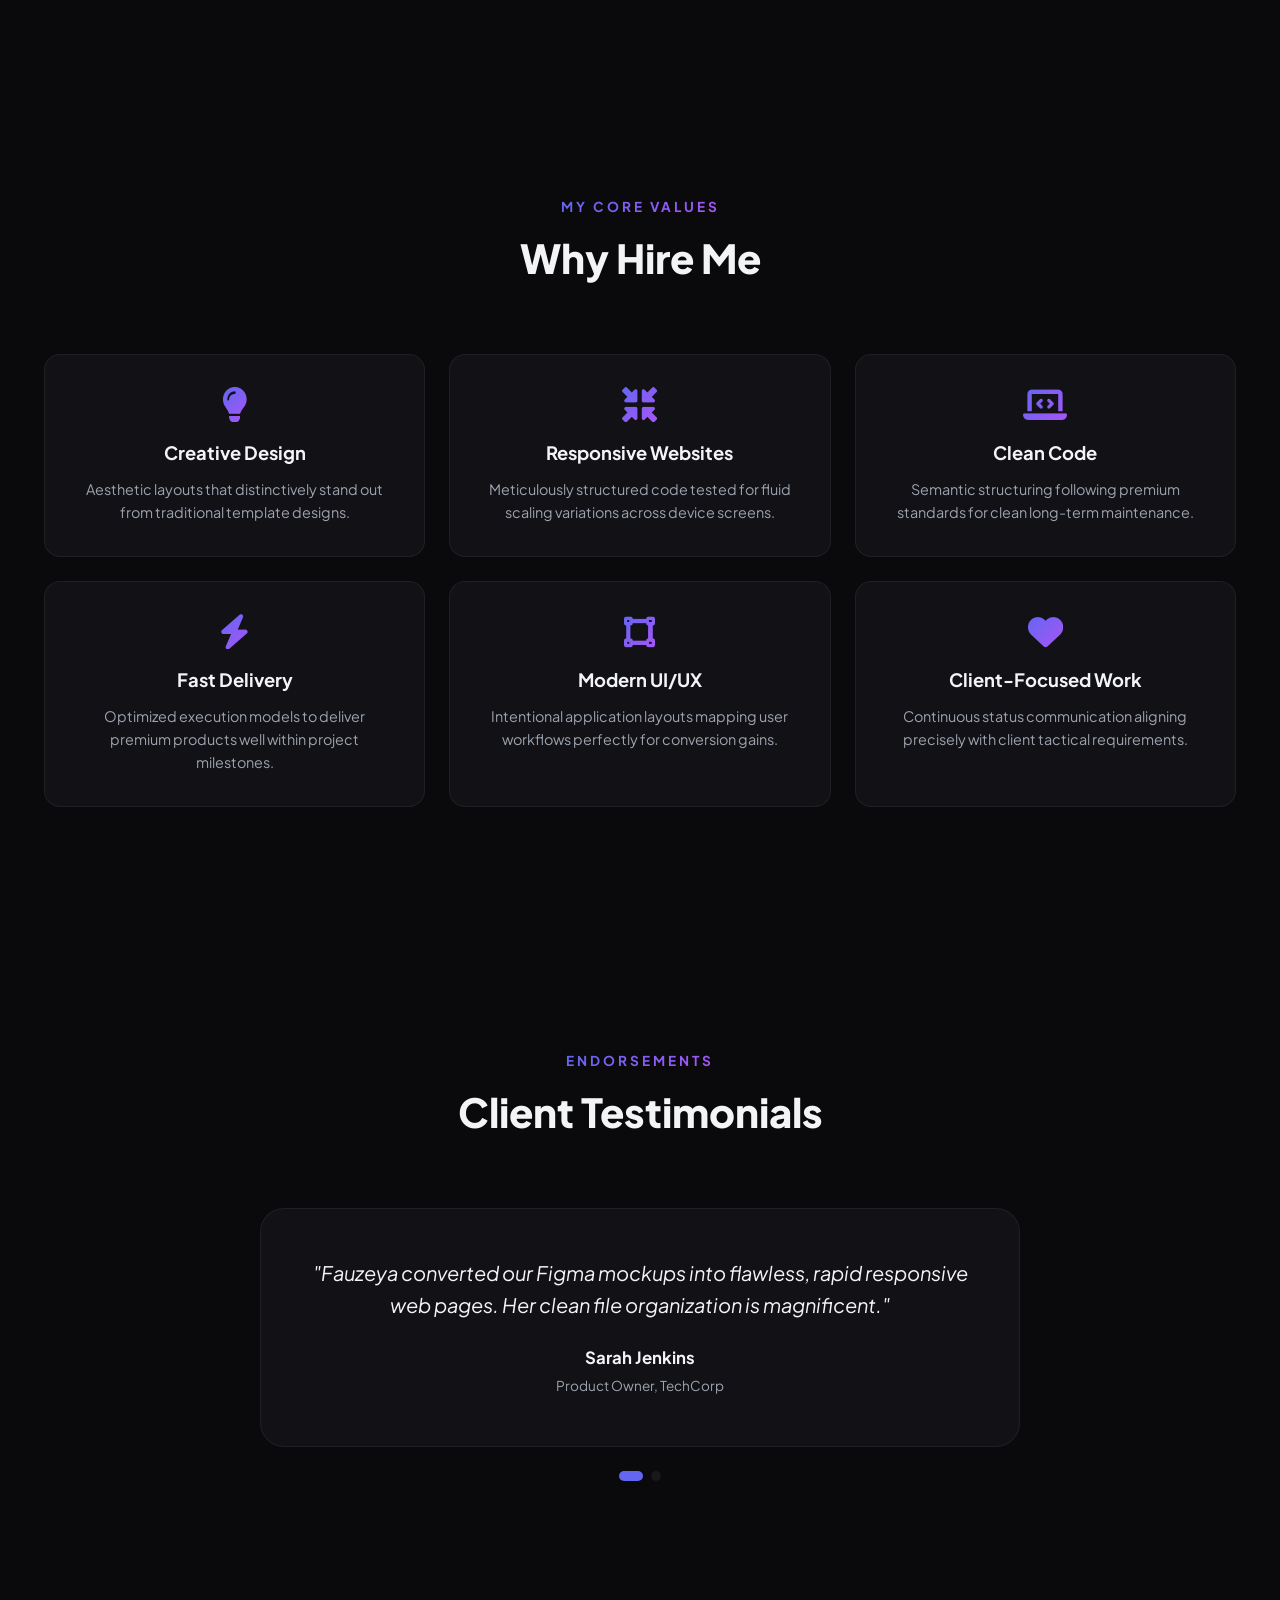
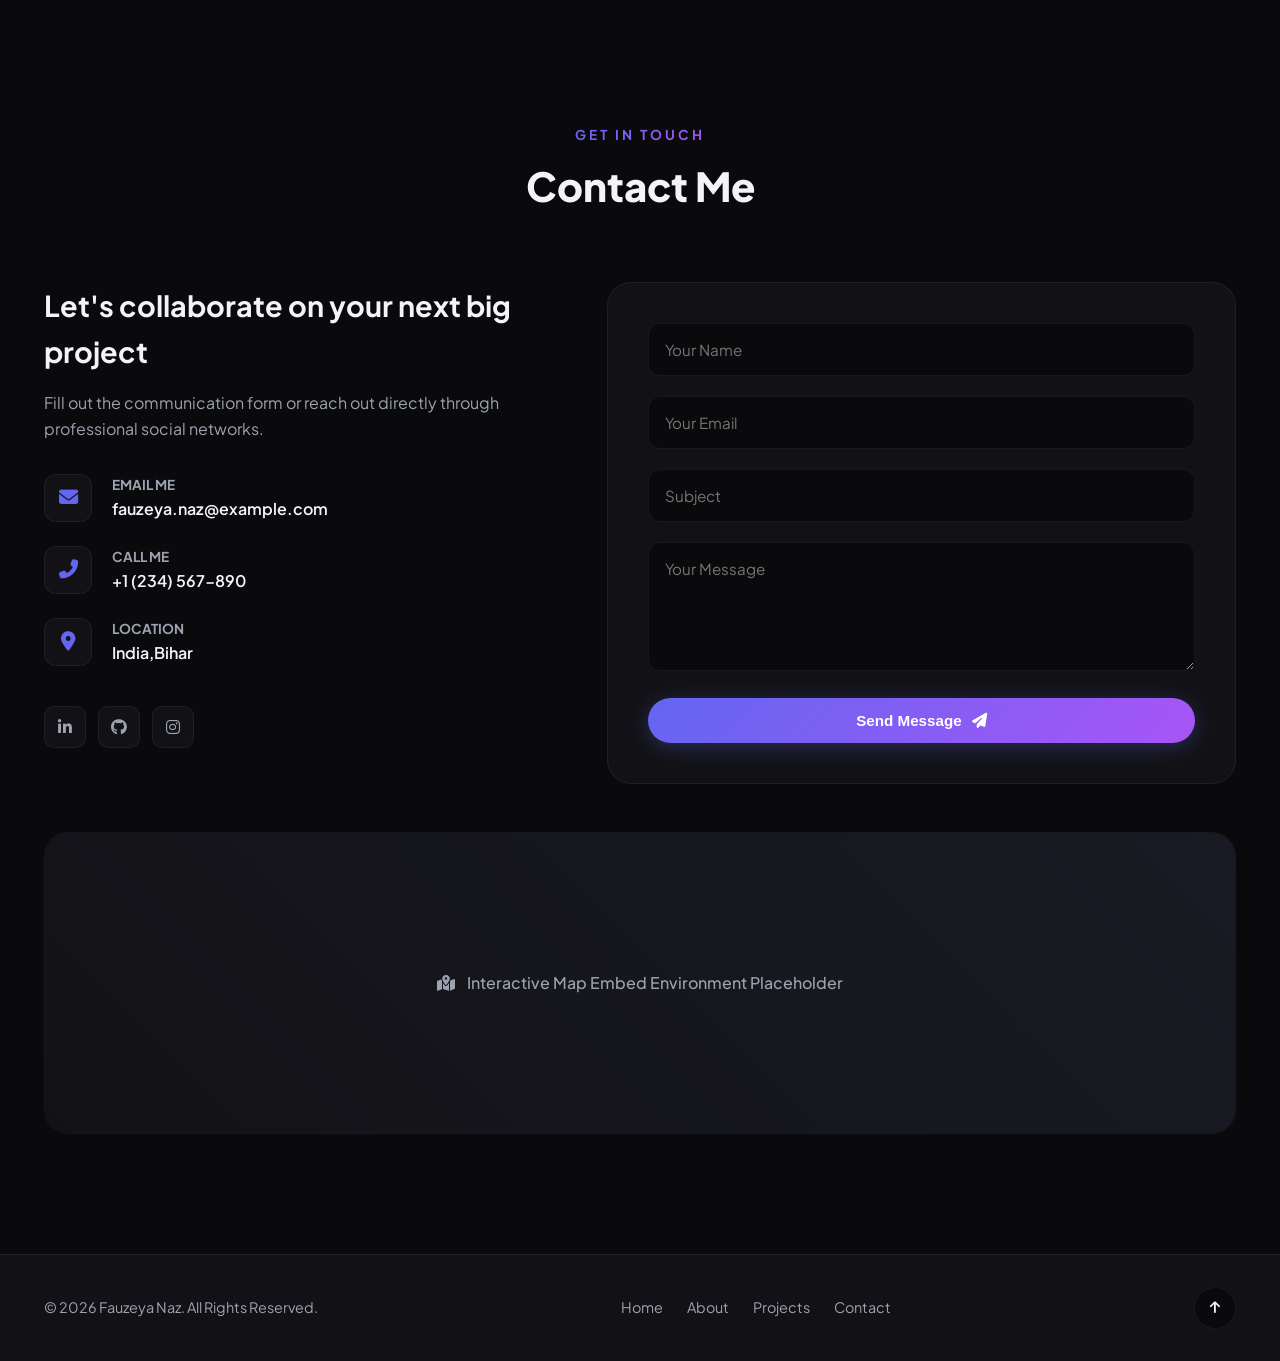
<file: portfolio.html>
<!DOCTYPE html>
<html lang="en" data-theme="dark">
<head>
    <meta charset="UTF-8">
    <meta name="viewport" content="width=device-width, initial-scale=1.0">
    <meta name="description" content="Fauzeya Naz - Frontend Web Developer & UI Designer Portfolio. Designing Modern Experiences with Code.">
    <title>Fauzeya Naz | Frontend Developer & UI Designer</title>
    <!-- Google Fonts -->
    <link rel="preconnect" href="https://fonts.googleapis.com">
    <link rel="preconnect" href="https://fonts.gstatic.com" crossorigin>
    <link href="https://fonts.googleapis.com/css2?family=Plus+Jakarta+Sans:wght@300;400;500;600;700;800&display=swap" rel="stylesheet">
    <!-- Font Awesome Icons -->
    <link rel="stylesheet" href="https://cdnjs.cloudflare.com/ajax/libs/font-awesome/6.4.0/css/all.min.css">
    <!-- Custom CSS -->
    <link rel="stylesheet" href="portfolio.css">
</head>
<body>

    <!-- Loader -->
    <div class="loader-wrapper">
        <div class="loader"></div>
    </div>

    <!-- Background Shapes -->
    <div class="bg-blur shape-1"></div>
    <div class="bg-blur shape-2"></div>

    <!-- Header / Navbar -->
    <header class="navbar">
        <div class="nav-container">
            <a href="#home" class="logo">Fauzeya_<span>WebDev</span></a>
            
            <nav class="nav-menu">
                <a href="#home" class="nav-link active">Home</a>
                <a href="#about" class="nav-link">About</a>
                <a href="#skills" class="nav-link">Skills</a>
                <a href="#projects" class="nav-link">Projects</a>
                <a href="#services" class="nav-link">Services</a>
                <a href="#contact" class="nav-link">Contact</a>
            </nav>

            <div class="nav-actions">
                <button id="theme-toggle" aria-label="Toggle Theme" class="theme-btn">
                    <i class="fas fa-moon"></i>
                </button>
                <a href="#" class="btn btn-secondary nav-btn">Resume <i class="fas fa-download"></i></a>
                <button class="hamburger" aria-label="Open Menu">
                    <span class="bar"></span>
                    <span class="bar"></span>
                    <span class="bar"></span>
                </button>
            </div>
        </div>
    </header>

    <main>
        <!-- Hero Section -->
        <section id="home" class="hero section-padding">
            <div class="container hero-grid">
                <div class="hero-content">
                    <span class="hero-subtitle">Welcome to my portfolio</span>
                    <h1 class="hero-title">Hi, I'm Fauzeya Naz</h1>
                    <h2 class="hero-dynamic">
                        I am a <span class="typing-text" data-words='["Frontend Developer", "UI/UX Designer", "Freelancer"]'></span>
                    </h2>
                    <p class="hero-description">
                        “Designing Modern Experiences with Code.” I build premium, high-performance, and visually stunning digital products that merge artistic design with flawless development.
                    </p>
                    <div class="hero-cta">
                        <a href="#contact" class="btn btn-primary">Hire Me <i class="fas fa-paper-plane"></i></a>
                        <a href="#projects" class="btn btn-outline">View Projects <i class="fas fa-arrow-right"></i></a>
                    </div>
                    <div class="hero-socials">
                        <a href="#" target="_blank" aria-label="LinkedIn"><i class="fab fa-linkedin-in"></i></a>
                        <a href="#" target="_blank" aria-label="GitHub"><i class="fab fa-github"></i></a>
                        <a href="#" target="_blank" aria-label="Instagram"><i class="fab fa-instagram"></i></a>
                    </div>
                </div>
                <div class="hero-image-wrapper">
                    <div class="hero-blob">
                        <!-- Placeholder graphic asset representation -->
                        <div class="developer-graphic">
                            <i class="fas fa-code"></i>
                        </div>
                    </div>
                </div>
            </div>
        </section>

        <!-- About Section -->
        <section id="about" class="about section-padding reveal">
            <div class="container">
                <div class="section-header">
                    <span class="subtitle">My Journey</span>
                    <h2 class="section-title">About Me</h2>
                </div>
                <div class="about-grid">
                    <div class="about-card">
                        <div class="card-inner">
                            <i class="fas fa-wand-magic-sparkles interactive-icon"></i>
                            <h3>The Interface Catalyst</h3>
                        </div>
                    </div>
                    <div class="about-content">
                        <h3>Passionate about crafting flawless digital experiences.</h3>
                        <p> My frontend web development journey stems from a deep curiosity about how user interaction intersects with aesthetic layout design. I enjoy turning complex architectural problems into elegant, production-grade code bases.</p>
                        <p>I constantly push my engineering limitations by learning advanced frameworks, staying updated on modern UI trends, and creating pixel-perfect, completely fluid web layouts for global target audiences.</p>
                        <!-- <div class="about-stats">
                            <div class="stat-item"> -->
                            <!--     <span class="stat-number">3+</span>
                                <span class="stat-label">Years Experience</span>
                            </div>
                            <div class="stat-item">
                                <span class="stat-number">40+</span>
                                <span class="stat-label">Projects Completed</span>
                            </div>
                        </div>
                    </div> -->
                </div>
            </div>
        </div>
    </section>
      
    

        <!-- Skills Section -->
        <section id="skills" class="skills section-padding reveal">
            <div class="container">
                <div class="section-header">
                    <span class="subtitle">My Expertise</span>
                    <h2 class="section-title">Technical Skills</h2>
                </div>
                <div class="skills-grid">
                    <!-- HTML -->
                    <div class="skill-card">
                        <div class="skill-info">
                            <div class="skill-title"><i class="fab fa-html5 text-orange"></i> HTML</div>
                            <span class="skill-percentage">95%</span>
                        </div>
                        <div class="progress-bar"><div class="progress" style="width: 95%"></div></div>
                    </div>
                    <!-- CSS -->
                    <div class="skill-card">
                        <div class="skill-info">
                            <div class="skill-title"><i class="fab fa-css3-alt text-blue"></i> CSS</div>
                            <span class="skill-percentage">90%</span>
                        </div>
                        <div class="progress-bar"><div class="progress" style="width: 90%"></div></div>
                    </div>
                    <!-- JavaScript -->
                    <div class="skill-card">
                        <div class="skill-info">
                            <div class="skill-title"><i class="fab fa-js text-yellow"></i> JavaScript</div>
                            <span class="skill-percentage">85%</span>
                        </div>
                        <div class="progress-bar"><div class="progress" style="width: 85%"></div></div>
                    </div>
                    <!-- Responsive Design -->
                    <div class="skill-card">
                        <div class="skill-info">
                            <div class="skill-title"><i class="fas fa-laptop-mobile text-purple"></i> Responsive Design</div>
                            <span class="skill-percentage">95%</span>
                        </div>
                        <div class="progress-bar"><div class="progress" style="width: 95%"></div></div>
                    </div>
                    <!-- UI/UX Design -->
                    <div class="skill-card">
                        <div class="skill-info">
                            <div class="skill-title"><i class="fas fa-palette text-pink"></i> UI/UX Design</div>
                            <span class="skill-percentage">88%</span>
                        </div>
                        <div class="progress-bar"><div class="progress" style="width: 88%"></div></div>
                    </div>
                    <!-- GitHub -->
                    <div class="skill-card">
                        <div class="skill-info">
                            <div class="skill-title"><i class="fab fa-github text-white"></i> GitHub</div>
                            <span class="skill-percentage">80%</span>
                        </div>
                        <div class="progress-bar"><div class="progress" style="width: 80%"></div></div>
                    </div>
                    <!-- Basic React -->
                    <div class="skill-card">
                        <div class="skill-info">
                            <div class="skill-title"><i class="fab fa-react text-cyan"></i> Basic React</div>
                            <span class="skill-percentage">75%</span>
                        </div>
                        <div class="progress-bar"><div class="progress" style="width: 75%"></div></div>
                    </div>
                    <!-- Web Design -->
                    <div class="skill-card">
                        <div class="skill-info">
                            <div class="skill-title"><i class="fas fa-bezier-curve text-teal"></i> Web Design</div>
                            <span class="skill-percentage">92%</span>
                        </div>
                        <div class="progress-bar"><div class="progress" style="width: 92%"></div></div>
                    </div>
                </div>
            </div>
        </section>

        <!-- Services Section -->
        <section id="services" class="services section-padding reveal">
            <div class="container">
                <div class="section-header">
                    <span class="subtitle">What I Offer</span>
                    <h2 class="section-title">My Services</h2>
                </div>
                <div class="services-grid">
                    <div class="service-card">
                        <div class="service-icon"><i class="fas fa-draw-polygon"></i></div>
                        <h3>Website Design</h3>
                        <p>Bespoke conceptual UI designs customized to mirror brand identity systems perfectly.</p>
                    </div>
                    <div class="service-card">
                        <div class="service-icon"><i class="fas fa-rocket"></i></div>
                        <h3>Landing Page Design</h3>
                        <p>High-converting layouts built using psychological modern UX wireframe structures.</p>
                    </div>
                    <div class="service-card">
                        <div class="service-icon"><i class="fas fa-user-tie"></i></div>
                        <h3>Portfolio Websites</h3>
                        <p>Premium interactive portfolios highlighting your career achievements and work modules.</p>
                    </div>
                    <div class="service-card">
                        <div class="service-icon"><i class="fas fa-briefcase"></i></div>
                        <h3>Business Websites</h3>
                        <p>Scalable corporate architectural web properties prioritizing accessibility and clean layouts.</p>
                    </div>
                    <div class="service-card">
                        <div class="service-icon"><i class="fas fa-terminal"></i></div>
                        <h3>Frontend Development</h3>
                        <p>Writing neat, performant, and production-ready code with extreme semantic layouts.</p>
                    </div>
                    <div class="service-card">
                        <div class="service-icon"><i class="fas fa-mobile-alt"></i></div>
                        <h3>Responsive Web Design</h3>
                        <p>Fluid, structural viewports offering uniform visual hierarchy on any modern screen element.</p>
                    </div>
                </div>
            </div>
        </section>

        <!-- Projects Section -->
        <section id="projects" class="projects section-padding reveal">
            <div class="container">
                <div class="section-header">
                    <span class="subtitle">Case Studies</span>
                    <h2 class="section-title">Recent Projects</h2>
                </div>
                <div class="projects-grid">
                    <!-- Project 1 -->
                    <div class="project-card">
                        <div class="project-image-box">
                            <div class="project-placeholder"><i class="fas fa-utensils"></i></div>
                            <div class="project-overlay">
                                <div class="project-links">
                                    <a href="#" target="_blank" aria-label="Live Demo"><i class="fas fa-external-link-alt"></i></a>
                                    <a href="#" target="_blank" aria-label="GitHub Repository"><i class="fab fa-github"></i></a>
                                </div>
                            </div>
                        </div>
                        <div class="project-info">
                            <h3>Restaurant Website</h3>
                            <p>An immersive modern culinary layout complete with animated menus and table booking UI components.</p>
                        </div>
                    </div>
                    <!-- Project 2 -->
                    <div class="project-card">
                        <div class="project-image-box">
                            <div class="project-placeholder"><i class="fas fa-tshirt"></i></div>
                            <div class="project-overlay">
                                <div class="project-links">
                                    <a href="#" target="_blank" aria-label="Live Demo"><i class="fas fa-external-link-alt"></i></a>
                                    <a href="#" target="_blank" aria-label="GitHub Repository"><i class="fab fa-github"></i></a>
                                </div>
                            </div>
                        </div>
                        <div class="project-info">
                            <h3>Fashion Store Website</h3>
                            <p>Minimalistic high-end digital luxury fashion catalog complete with structural smooth slider layouts.</p>
                        </div>
                    </div>
                    <!-- Project 3 -->
                    <div class="project-card">
                        <div class="project-image-box">
                            <div class="project-placeholder"><i class="fas fa-hands-wash"></i></div>
                            <div class="project-overlay">
                                <div class="project-links">
                                    <a href="#" target="_blank" aria-label="Live Demo"><i class="fas fa-external-link-alt"></i></a>
                                    <a href="#" target="_blank" aria-label="GitHub Repository"><i class="fab fa-github"></i></a>
                                </div>
                            </div>
                        </div>
                        <div class="project-info">
                            <h3>Cleaning Company Website</h3>
                            <p>Professional utility application featuring modular booking wizards and multi-tier pricing grids.</p>
                        </div>
                    </div>
                    <!-- Project 4 -->
                    <div class="project-card">
                        <div class="project-image-box">
                            <div class="project-placeholder"><i class="fas fa-sign-in-alt"></i></div>
                            <div class="project-overlay">
                                <div class="project-links">
                                    <a href="#" target="_blank" aria-label="Live Demo"><i class="fas fa-external-link-alt"></i></a>
                                    <a href="#" target="_blank" aria-label="GitHub Repository"><i class="fab fa-github"></i></a>
                                </div>
                            </div>
                        </div>
                        <div class="project-info">
                            <h3>Login/Signup UI</h3>
                            <p>Smooth form elements utilizing glassmorphic state styles and strict validation states.</p>
                        </div>
                    </div>
                    <!-- Project 5 -->
                    <div class="project-card">
                        <div class="project-image-box">
                            <div class="project-placeholder"><i class="fas fa-user-circle"></i></div>
                            <div class="project-overlay">
                                <div class="project-links">
                                    <a href="#" target="_blank" aria-label="Live Demo"><i class="fas fa-external-link-alt"></i></a>
                                    <a href="#" target="_blank" aria-label="GitHub Repository"><i class="fab fa-github"></i></a>
                                </div>
                            </div>
                        </div>
                        <div class="project-info">
                            <h3>Portfolio Website</h3>
                            <p>A highly interactive creative presentation layer with dynamic theme engines and smooth transitions.</p>
                        </div>
                    </div>
                    <!-- Project 6 -->
                    <div class="project-card">
                        <div class="project-image-box">
                            <div class="project-placeholder"><i class="fas fa-shopping-bag"></i></div>
                            <div class="project-overlay">
                                <div class="project-links">
                                    <a href="#" target="_blank" aria-label="Live Demo"><i class="fas fa-external-link-alt"></i></a>
                                    <a href="#" target="_blank" aria-label="GitHub Repository"><i class="fab fa-github"></i></a>
                                </div>
                            </div>
                        </div>
                        <div class="project-info">
                            <h3>E-commerce Homepage</h3>
                            <p>High-performance layout built for heavy assets featuring rich dynamic grid adjustments.</p>
                        </div>
                    </div>
                </div>
            </div>
        </section>

        <!-- Why Hire Me Section -->
        <section class="why-hire section-padding reveal">
            <div class="container">
                <div class="section-header">
                    <span class="subtitle">My Core Values</span>
                    <h2 class="section-title">Why Hire Me</h2>
                </div>
                <div class="why-grid">
                    <div class="why-card">
                        <i class="fas fa-lightbulb"></i>
                        <h4>Creative Design</h4>
                        <p>Aesthetic layouts that distinctively stand out from traditional template designs.</p>
                    </div>
                    <div class="why-card">
                        <i class="fas fa-compress-arrows-alt"></i>
                        <h4>Responsive Websites</h4>
                        <p>Meticulously structured code tested for fluid scaling variations across device screens.</p>
                    </div>
                    <div class="why-card">
                        <i class="fas fa-laptop-code"></i>
                        <h4>Clean Code</h4>
                        <p>Semantic structuring following premium standards for clean long-term maintenance.</p>
                    </div>
                    <div class="why-card">
                        <i class="fas fa-bolt"></i>
                        <h4>Fast Delivery</h4>
                        <p>Optimized execution models to deliver premium products well within project milestones.</p>
                    </div>
                    <div class="why-card">
                        <i class="fas fa-vector-square"></i>
                        <h4>Modern UI/UX</h4>
                        <p>Intentional application layouts mapping user workflows perfectly for conversion gains.</p>
                    </div>
                    <div class="why-card">
                        <i class="fas fa-heart"></i>
                        <h4>Client-Focused Work</h4>
                        <p>Continuous status communication aligning precisely with client tactical requirements.</p>
                    </div>
                </div>
            </div>
        </section>

        <!-- Testimonials Section -->
        <section class="testimonials section-padding reveal">
            <div class="container">
                <div class="section-header">
                    <span class="subtitle">Endorsements</span>
                    <h2 class="section-title">Client Testimonials</h2>
                </div>
                <div class="testimonial-slider-container">
                    <div class="testimonial-track">
                        <div class="testimonial-card active">
                            <p class="testimonial-text">"Fauzeya converted our Figma mockups into flawless, rapid responsive web pages. Her clean file organization is magnificent."</p>
                            <div class="client-meta">
                                <h5>Sarah Jenkins</h5>
                                <span>Product Owner, TechCorp</span>
                            </div>
                        </div>
                        <div class="testimonial-card">
                            <p class="testimonial-text">"An absolute professional UI designer. The landing page layouts she crafted generated immediate business growth. Highly recommended!"</p>
                            <div class="client-meta">
                                <h5>David Vance</h5>
                                <span>Founder, Apex Agency</span>
                            </div>
                        </div>
                    </div>
                    <div class="slider-dots">
                        <span class="dot active" data-index="0"></span>
                        <span class="dot" data-index="1"></span>
                    </div>
                </div>
            </div>
        </section>

        <!-- Contact Section -->
        <section id="contact" class="contact section-padding reveal">
            <div class="container">
                <div class="section-header">
                    <span class="subtitle">Get In Touch</span>
                    <h2 class="section-title">Contact Me</h2>
                </div>
                <div class="contact-grid">
                    <div class="contact-info-panel">
                        <h3>Let's collaborate on your next big project</h3>
                        <p class="contact-text">Fill out the communication form or reach out directly through professional social networks.</p>
                        
                        <div class="info-details">
                            <div class="info-item">
                                <i class="fas fa-envelope"></i>
                                <div>
                                    <h5>Email Me</h5>
                                    <a href="mailto:fauzeya.naz@example.com">fauzeya.naz@example.com</a>
                                </div>
                            </div>
                            <div class="info-item">
                                <i class="fas fa-phone-alt"></i>
                                <div>
                                    <h5>Call Me</h5>
                                    <a href="tel:+1234567890">+1 (234) 567-890</a>
                                </div>
                            </div>
                            <div class="info-item">
                                <i class="fas fa-map-marker-alt"></i>
                                <div>
                                    <h5>Location</h5>
                                    <span>India,Bihar</span>
                                </div>
                            </div>
                        </div>

                        <div class="social-links-row">
                            <a href="#" aria-label="LinkedIn"><i class="fab fa-linkedin-in"></i></a>
                            <a href="#" aria-label="GitHub"><i class="fab fa-github"></i></a>
                            <a href="#" aria-label="Instagram"><i class="fab fa-instagram"></i></a>
                        </div>
                    </div>

                    <div class="contact-form-wrapper">
                        <form action="#" class="contact-form" id="portfolio-form">
                            <div class="form-group">
                                <input type="text" placeholder="Your Name" required class="form-input">
                            </div>
                            <div class="form-group">
                                <input type="email" placeholder="Your Email" required class="form-input">
                            </div>
                            <div class="form-group">
                                <input type="text" placeholder="Subject" required class="form-input">
                            </div>
                            <div class="form-group">
                                <textarea placeholder="Your Message" rows="5" required class="form-input"></textarea>
                            </div>
                            <button type="submit" class="btn btn-primary submit-btn">Send Message <i class="fas fa-paper-plane"></i></button>
                        </form>
                    </div>
                </div>
                <!-- Mock Map Container -->
                <div class="map-container">
                    <div class="mock-map">
                        <i class="fas fa-map-marked-alt"></i> Interactive Map Embed Environment Placeholder
                    </div>
                </div>
            </div>
        </section>
    </main>

    <!-- Footer -->
    <footer class="footer">
        <div class="container footer-content">
            <p class="copyright">&copy; 2026 Fauzeya Naz. All Rights Reserved.</p>
            <div class="footer-links">
                <a href="#home">Home</a>
                <a href="#about">About</a>
                <a href="#projects">Projects</a>
                <a href="#contact">Contact</a>
            </div>
            <button id="scroll-top" aria-label="Scroll to top" class="scroll-top-btn">
                <i class="fas fa-arrow-up"></i>
            </button>
        </div>
    </footer>

    <!-- Custom JavaScript -->
    <script src="java.js"></script>
</body>
</html>
</file>
<file: portfolio.css>
/* ==========================================================================
   Variables & Modern System Presets
   ========================================================================== */
:root {
    --bg-primary: #0a0a0c;
    --bg-secondary: #121216;
    --bg-glass: rgba(18, 18, 22, 0.7);
    --border-glass: rgba(255, 255, 255, 0.06);
    --text-primary: #f3f4f6;
    --text-secondary: #9ca3af;
    --accent-linear: linear-gradient(135deg, #6366f1 0%, #a855f7 100%);
    --accent-color: #6366f1;
    --accent-glow: rgba(99, 102, 241, 0.3);
    --shadow-premium: 0 20px 40px rgba(0, 0, 0, 0.3);
    --transition-smooth: all 0.4s cubic-bezier(0.16, 1, 0.3, 1);
    --font-stack: 'Plus Jakarta Sans', sans-serif;
}

[data-theme="light"] {
    --bg-primary: #f8fafc;
    --bg-secondary: #ffffff;
    --bg-glass: rgba(255, 255, 255, 0.8);
    --border-glass: rgba(0, 0, 0, 0.06);
    --text-primary: #0f172a;
    --text-secondary: #475569;
    --shadow-premium: 0 20px 40px rgba(15, 23, 42, 0.05);
}

/* ==========================================================================
   Reset & Baseline Rules
   ========================================================================== */
* {
    box-sizing: border-box;
    margin: 0;
    padding: 0;
}

html {
    scroll-behavior: smooth;
    font-size: 16px;
}

body {
    background-color: var(--bg-primary);
    color: var(--text-primary);
    font-family: var(--font-stack);
    overflow-x: hidden;
    line-height: 1.6;
    transition: background-color 0.5s ease, color 0.5s ease;
}

.container {
    width: 100%;
    max-width: 1240px;
    margin: 0 auto;
    padding: 0 24px;
}

section {
    position: relative;
    z-index: 2;
}

.section-padding {
    padding: 120px 0;
}

/* ==========================================================================
   Structural Loading State
   ========================================================================== */
.loader-wrapper {
    position: fixed;
    top: 0;
    left: 0;
    width: 100%;
    height: 100%;
    background: var(--bg-primary);
    z-index: 9999;
    display: flex;
    justify-content: center;
    align-items: center;
    transition: opacity 0.5s ease, visibility 0.5s ease;
}
.loader-wrapper.fade-out {
    opacity: 0;
    visibility: hidden;
}
.loader {
    width: 48px;
    height: 48px;
    border: 3px solid var(--text-secondary);
    border-bottom-color: var(--accent-color);
    border-radius: 50%;
    animation: rotation 1s linear infinite;
}
@keyframes rotation {
    0% { transform: rotate(0deg); }
    100% { transform: rotate(360deg); }
}

/* Decorative background glow rings */
.bg-blur {
    position: fixed;
    width: 450px;
    height: 450px;
    border-radius: 50%;
    background: var(--accent-linear);
    filter: blur(140px);
    opacity: 0.08;
    pointer-events: none;
    z-index: 1;
}
.shape-1 { top: -10%; left: -5%; }
.shape-2 { bottom: 5%; right: -5%; }

/* ==========================================================================
   Typography & Buttons Architectural Design
   ========================================================================== */
.section-header {
    text-align: center;
    margin-bottom: 64px;
}
.section-header .subtitle {
    font-size: 0.85rem;
    text-transform: uppercase;
    letter-spacing: 3px;
    background: var(--accent-linear);
    -webkit-background-clip: text;
    -webkit-text-fill-color: transparent;
    font-weight: 700;
}
.section-header .section-title {
    font-size: 2.5rem;
    margin-top: 8px;
    font-weight: 800;
}

.btn {
    display: inline-flex;
    align-items: center;
    gap: 10px;
    padding: 14px 28px;
    border-radius: 50px;
    font-weight: 600;
    font-size: 0.95rem;
    text-decoration: none;
    transition: var(--transition-smooth);
    cursor: pointer;
}
.btn-primary {
    background: var(--accent-linear);
    color: #ffffff;
    border: none;
    box-shadow: 0 4px 20px var(--accent-glow);
}
.btn-primary:hover {
    transform: translateY(-3px);
    box-shadow: 0 8px 25px var(--accent-glow);
}
.btn-outline {
    border: 1px solid var(--border-glass);
    background: var(--bg-glass);
    color: var(--text-primary);
    backdrop-filter: blur(10px);
}
.btn-outline:hover {
    background: var(--text-primary);
    color: var(--bg-primary);
    transform: translateY(-3px);
}
.btn-secondary {
    background: transparent;
    border: 1px solid var(--accent-color);
    color: var(--text-primary);
}
.btn-secondary:hover {
    background: var(--accent-linear);
    color: white;
    border-color: transparent;
}

/* ==========================================================================
   Premium Navbar Components
   ========================================================================== */
.navbar {
    position: fixed;
    top: 0;
    left: 0;
    width: 100%;
    z-index: 1000;
    background: transparent;
    border-bottom: 1px solid transparent;
    transition: var(--transition-smooth);
}
.navbar.scrolled {
    background: var(--bg-glass);
    backdrop-filter: blur(16px);
    border-bottom: 1px solid var(--border-glass);
    padding: 12px 0;
}
.nav-container {
    max-width: 1240px;
    margin: 0 auto;
    padding: 20px 24px;
    display: flex;
    justify-content: space-between;
    align-items: center;
    transition: var(--transition-smooth);
}
.navbar.scrolled .nav-container {
    padding: 8px 24px;
}
.logo {
    font-size: 1.5rem;
    font-weight: 800;
    color: var(--text-primary);
    text-decoration: none;
    letter-spacing: -0.5px;
}
.logo span {
    background: var(--accent-linear);
    -webkit-background-clip: text;
    -webkit-text-fill-color: transparent;
}
.nav-menu {
    display: flex;
    gap: 32px;
}
.nav-link {
    color: var(--text-secondary);
    text-decoration: none;
    font-weight: 500;
    font-size: 0.95rem;
    transition: var(--transition-smooth);
    position: relative;
    padding: 6px 0;
}
.nav-link:hover, .nav-link.active {
    color: var(--text-primary);
}
.nav-link::after {
    content: '';
    position: absolute;
    bottom: 0;
    left: 0;
    width: 0;
    height: 2px;
    background: var(--accent-linear);
    transition: var(--transition-smooth);
}
.nav-link:hover::after, .nav-link.active::after {
    width: 100%;
}
.nav-actions {
    display: flex;
    align-items: center;
    gap: 16px;
}
.theme-btn {
    background: var(--bg-glass);
    border: 1px solid var(--border-glass);
    width: 42px;
    height: 42px;
    border-radius: 50%;
    color: var(--text-primary);
    cursor: pointer;
    display: flex;
    align-items: center;
    justify-content: center;
    backdrop-filter: blur(10px);
    transition: var(--transition-smooth);
}
.theme-btn:hover {
    transform: rotate(15deg);
    border-color: var(--accent-color);
}
.hamburger {
    display: none;
    flex-direction: column;
    gap: 6px;
    background: transparent;
    border: none;
    cursor: pointer;
    padding: 4px;
}
.hamburger .bar {
    width: 24px;
    height: 2px;
    background-color: var(--text-primary);
    transition: var(--transition-smooth);
}

/* ==========================================================================
   Hero Layout Block
   ========================================================================== */
.hero-grid {
    display: grid;
    grid-template-columns: 1.2fr 0.8fr;
    gap: 48px;
    align-items: center;
    min-height: calc(100vh - 80px);
    padding-top: 100px;
}
.hero-subtitle {
    font-size: 0.9rem;
    text-transform: uppercase;
    letter-spacing: 2px;
    color: var(--accent-color);
    font-weight: 600;
}
.hero-title {
    font-size: 3.8rem;
    font-weight: 800;
    line-height: 1.1;
    margin: 12px 0;
    letter-spacing: -1px;
}
.hero-dynamic {
    font-size: 2rem;
    font-weight: 600;
    margin-bottom: 24px;
    color: var(--text-secondary);
}
.typing-text {
    background: var(--accent-linear);
    -webkit-background-clip: text;
    -webkit-text-fill-color: transparent;
    border-right: 2px solid var(--accent-color);
    padding-right: 4px;
    animation: blink 0.75s step-end infinite;
}
@keyframes blink {
    from, to { border-color: transparent }
    50% { border-color: var(--accent-color); }
}
.hero-description {
    font-size: 1.1rem;
    color: var(--text-secondary);
    max-width: 560px;
    margin-bottom: 40px;
}
.hero-cta {
    display: flex;
    gap: 16px;
    margin-bottom: 48px;
}
.hero-socials {
    display: flex;
    gap: 16px;
}
.hero-socials a {
    width: 44px;
    height: 44px;
    border-radius: 50%;
    border: 1px solid var(--border-glass);
    background: var(--bg-glass);
    color: var(--text-secondary);
    display: flex;
    align-items: center;
    justify-content: center;
    text-decoration: none;
    transition: var(--transition-smooth);
    backdrop-filter: blur(10px);
}
.hero-socials a:hover {
    color: #ffffff;
    background: var(--accent-linear);
    transform: translateY(-3px);
    border-color: transparent;
}
.hero-image-wrapper {
    display: flex;
    justify-content: center;
    align-items: center;
}
.hero-blob {
    width: 360px;
    height: 360px;
    background: var(--accent-linear);
    border-radius: 60% 40% 30% 70% / 60% 30% 70% 40%;
    animation: morph 8s ease-in-out infinite;
    display: flex;
    justify-content: center;
    align-items: center;
    box-shadow: 0 20px 40px var(--accent-glow);
}
.developer-graphic {
    font-size: 6rem;
    color: #ffffff;
    animation: float 4s ease-in-out infinite;
}
@keyframes morph {
    0% { border-radius: 60% 40% 30% 70% / 60% 30% 70% 40%; }
    50% { border-radius: 30% 60% 70% 30% / 50% 60% 30% 70%; }
    100% { border-radius: 60% 40% 30% 70% / 60% 30% 70% 40%; }
}
@keyframes float {
    0%, 100% { transform: translateY(0); }
    50% { transform: translateY(-15px); }
}

/* ==========================================================================
   About Layout Block
   ========================================================================== */
.about-grid {
    display: grid;
    grid-template-columns: 0.9fr 1.1fr;
    gap: 64px;
    align-items: center;
}
.about-card {
    background: var(--bg-secondary);
    border: 1px solid var(--border-glass);
    border-radius: 24px;
    padding: 40px;
    height: 380px;
    position: relative;
    overflow: hidden;
    box-shadow: var(--shadow-premium);
}
.about-card .card-inner {
    height: 100%;
    display: flex;
    flex-direction: column;
    justify-content: center;
    align-items: center;
    gap: 20px;
}
.interactive-icon {
    font-size: 5rem;
    background: var(--accent-linear);
    -webkit-background-clip: text;
    -webkit-text-fill-color: transparent;
    transition: transform 0.6s cubic-bezier(0.16, 1, 0.3, 1);
}
.about-card:hover .interactive-icon {
    transform: scale(1.15) rotate(10deg);
}
.about-content h3 {
    font-size: 1.8rem;
    font-weight: 700;
    margin-bottom: 20px;
}
.about-content p {
    color: var(--text-secondary);
    margin-bottom: 16px;
}
.about-stats {
    display: flex;
    gap: 40px;
    margin-top: 32px;
}
.stat-item {
    display: flex;
    flex-direction: column;
}
.stat-number {
    font-size: 2.5rem;
    font-weight: 800;
    background: var(--accent-linear);
    -webkit-background-clip: text;
    -webkit-text-fill-color: transparent;
}
.stat-label {
    font-size: 0.9rem;
    color: var(--text-secondary);
    font-weight: 500;
}

/* ==========================================================================
   Skills Layout Block
   ========================================================================== */
.skills-grid {
    display: grid;
    grid-template-columns: repeat(2, 1fr);
    gap: 24px;
}
.skill-card {
    background: var(--bg-secondary);
    border: 1px solid var(--border-glass);
    padding: 24px;
    border-radius: 16px;
    transition: var(--transition-smooth);
}
.skill-card:hover {
    transform: translateY(-4px);
    border-color: var(--accent-color);
    box-shadow: var(--shadow-premium);
}
.skill-info {
    display: flex;
    justify-content: space-between;
    align-items: center;
    margin-bottom: 12px;
}
.skill-title {
    font-weight: 600;
    display: flex;
    align-items: center;
    gap: 10px;
    font-size: 1.05rem;
}
.skill-title i { font-size: 1.3rem; }
.skill-percentage {
    font-weight: 700;
    color: var(--text-secondary);
    font-size: 0.95rem;
}
.progress-bar {
    width: 100%;
    height: 6px;
    background: var(--border-glass);
    border-radius: 10px;
    overflow: hidden;
}
.progress {
    height: 100%;
    background: var(--accent-linear);
    border-radius: 10px;
    width: 0%; /* Populated organically via trigger class */
    transition: width 1.5s cubic-bezier(0.16, 1, 0.3, 1);
}
.text-orange { color: #f06529; }
.text-blue { color: #2965f1; }
.text-yellow { color: #f7df1e; }
.text-purple { color: #a855f7; }
.text-pink { color: #ec4899; }
.text-white { color: #ffffff; }
.text-cyan { color: #06b6d4; }
.text-teal { color: #14b8a6; }

/* ==========================================================================
   Services Grid Elements
   ========================================================================== */
.services-grid {
    display: grid;
    grid-template-columns: repeat(3, 1fr);
    gap: 24px;
}
.service-card {
    background: var(--bg-secondary);
    border: 1px solid var(--border-glass);
    padding: 40px 32px;
    border-radius: 20px;
    transition: var(--transition-smooth);
}
.service-card:hover {
    transform: translateY(-6px);
    border-color: var(--accent-color);
    box-shadow: var(--shadow-premium);
}
.service-icon {
    width: 56px;
    height: 56px;
    background: var(--bg-glass);
    border: 1px solid var(--border-glass);
    border-radius: 12px;
    display: flex;
    align-items: center;
    justify-content: center;
    font-size: 1.5rem;
    color: var(--accent-color);
    margin-bottom: 24px;
    transition: var(--transition-smooth);
}
.service-card:hover .service-icon {
    background: var(--accent-linear);
    color: #ffffff;
}
.service-card h3 {
    font-size: 1.3rem;
    margin-bottom: 12px;
    font-weight: 700;
}
.service-card p {
    color: var(--text-secondary);
    font-size: 0.95rem;
}

/* ==========================================================================
   Premium Projects System Layer
   ========================================================================== */
.projects-grid {
    display: grid;
    grid-template-columns: repeat(3, 1fr);
    gap: 32px;
}
.project-card {
    background: var(--bg-secondary);
    border: 1px solid var(--border-glass);
    border-radius: 20px;
    overflow: hidden;
    transition: var(--transition-smooth);
}
.project-card:hover {
    transform: translateY(-6px);
    box-shadow: var(--shadow-premium);
    border-color: var(--accent-color);
}
.project-image-box {
    position: relative;
    height: 220px;
    background: linear-gradient(45deg, #1e1e24, #2a2a35);
    display: flex;
    align-items: center;
    justify-content: center;
}
.project-placeholder {
    font-size: 3.5rem;
    color: var(--text-secondary);
    opacity: 0.3;
    transition: var(--transition-smooth);
}
.project-card:hover .project-placeholder {
    transform: scale(1.1);
    opacity: 0.5;
}
.project-overlay {
    position: absolute;
    top: 0;
    left: 0;
    width: 100%;
    height: 100%;
    background: rgba(10, 10, 12, 0.85);
    backdrop-filter: blur(6px);
    display: flex;
    align-items: center;
    justify-content: center;
    opacity: 0;
    transition: var(--transition-smooth);
}
.project-card:hover .project-overlay {
    opacity: 1;
}
.project-links {
    display: flex;
    gap: 16px;
}
.project-links a {
    width: 50px;
    height: 50px;
    border-radius: 50%;
    background: var(--bg-primary);
    border: 1px solid var(--border-glass);
    color: var(--text-primary);
    display: flex;
    align-items: center;
    justify-content: center;
    text-decoration: none;
    font-size: 1.2rem;
    transition: var(--transition-smooth);
}
.project-links a:hover {
    background: var(--accent-linear);
    color: white;
    transform: scale(1.1);
}
.project-info {
    padding: 24px;
}
.project-info h3 {
    font-size: 1.25rem;
    margin-bottom: 8px;
    font-weight: 700;
}
.project-info p {
    color: var(--text-secondary);
    font-size: 0.9rem;
}

/* ==========================================================================
   Why Hire Me Layout
   ========================================================================== */
.why-grid {
    display: grid;
    grid-template-columns: repeat(3, 1fr);
    gap: 24px;
}
.why-card {
    background: var(--bg-secondary);
    border: 1px solid var(--border-glass);
    padding: 32px;
    border-radius: 16px;
    text-align: center;
    transition: var(--transition-smooth);
}
.why-card:hover {
    border-color: var(--accent-color);
    box-shadow: var(--shadow-premium);
    transform: translateY(-4px);
}
.why-card i {
    font-size: 2.2rem;
    background: var(--accent-linear);
    -webkit-background-clip: text;
    -webkit-text-fill-color: transparent;
    margin-bottom: 16px;
}
.why-card h4 {
    font-size: 1.15rem;
    margin-bottom: 10px;
    font-weight: 700;
}
.why-card p {
    color: var(--text-secondary);
    font-size: 0.9rem;
}

/* ==========================================================================
   Testimonial Functional Components
   ========================================================================== */
.testimonial-slider-container {
    max-width: 760px;
    margin: 0 auto;
    position: relative;
    overflow: hidden;
}
.testimonial-track {
    display: flex;
    transition: transform 0.6s cubic-bezier(0.16, 1, 0.3, 1);
}
.testimonial-card {
    min-width: 100%;
    background: var(--bg-secondary);
    border: 1px solid var(--border-glass);
    padding: 48px;
    border-radius: 24px;
    box-sizing: border-box;
    text-align: center;
    opacity: 0.3;
    transform: scale(0.95);
    transition: var(--transition-smooth);
}
.testimonial-card.active {
    opacity: 1;
    transform: scale(1);
}
.testimonial-text {
    font-size: 1.25rem;
    font-style: italic;
    color: var(--text-primary);
    margin-bottom: 24px;
}
.client-meta h5 {
    font-size: 1.05rem;
    font-weight: 700;
}
.client-meta span {
    font-size: 0.85rem;
    color: var(--text-secondary);
}
.slider-dots {
    display: flex;
    justify-content: center;
    gap: 8px;
    margin-top: 24px;
}
.dot {
    width: 10px;
    height: 10px;
    border-radius: 50%;
    background: var(--border-glass);
    cursor: pointer;
    transition: var(--transition-smooth);
}
.dot.active {
    background: var(--accent-color);
    width: 24px;
    border-radius: 10px;
}

/* ==========================================================================
   Contact Elements & Map Embed
   ========================================================================== */
.contact-grid {
    display: grid;
    grid-template-columns: 0.9fr 1.1fr;
    gap: 48px;
    margin-bottom: 48px;
}
.contact-info-panel h3 {
    font-size: 1.8rem;
    font-weight: 700;
    margin-bottom: 16px;
}
.contact-text {
    color: var(--text-secondary);
    margin-bottom: 32px;
}
.info-details {
    display: flex;
    flex-direction: column;
    gap: 24px;
    margin-bottom: 40px;
}
.info-item {
    display: flex;
    align-items: center;
    gap: 20px;
}
.info-item i {
    width: 48px;
    height: 48px;
    background: var(--bg-secondary);
    border: 1px solid var(--border-glass);
    border-radius: 12px;
    display: flex;
    align-items: center;
    justify-content: center;
    color: var(--accent-color);
    font-size: 1.2rem;
}
.info-item h5 {
    font-size: 0.85rem;
    color: var(--text-secondary);
    text-transform: uppercase;
}
.info-item a, .info-item span {
    color: var(--text-primary);
    text-decoration: none;
    font-weight: 600;
}
.social-links-row {
    display: flex;
    gap: 12px;
}
.social-links-row a {
    width: 42px;
    height: 42px;
    background: var(--bg-secondary);
    border: 1px solid var(--border-glass);
    color: var(--text-secondary);
    border-radius: 10px;
    display: flex;
    align-items: center;
    justify-content: center;
    text-decoration: none;
    transition: var(--transition-smooth);
}
.social-links-row a:hover {
    background: var(--accent-linear);
    color: white;
    transform: translateY(-3px);
}
.contact-form {
    background: var(--bg-secondary);
    border: 1px solid var(--border-glass);
    padding: 40px;
    border-radius: 24px;
}
.form-group {
    margin-bottom: 20px;
}
.form-input {
    width: 100%;
    background: var(--bg-primary);
    border: 1px solid var(--border-glass);
    padding: 16px;
    border-radius: 12px;
    color: var(--text-primary);
    font-family: var(--font-stack);
    font-size: 0.95rem;
    transition: var(--transition-smooth);
}
.form-input:focus {
    outline: none;
    border-color: var(--accent-color);
    box-shadow: 0 0 0 3px rgba(99, 102, 241, 0.15);
}
.submit-btn {
    width: 100%;
    justify-content: center;
}
.map-container {
    border-radius: 24px;
    overflow: hidden;
    border: 1px solid var(--border-glass);
}
.mock-map {
    height: 300px;
    background: linear-gradient(45deg, #121216, #1a1a24);
    display: flex;
    align-items: center;
    justify-content: center;
    color: var(--text-secondary);
    gap: 12px;
    font-weight: 500;
}

/* ==========================================================================
   Footer Segment
   ========================================================================== */
.footer {
    background: var(--bg-secondary);
    border-top: 1px solid var(--border-glass);
    padding: 32px 0;
}
.footer-content {
    display: flex;
    justify-content: space-between;
    align-items: center;
}
.copyright {
    color: var(--text-secondary);
    font-size: 0.9rem;
}
.footer-links {
    display: flex;
    gap: 24px;
}
.footer-links a {
    color: var(--text-secondary);
    text-decoration: none;
    font-size: 0.9rem;
    transition: var(--transition-smooth);
}
.footer-links a:hover {
    color: var(--text-primary);
}
.scroll-top-btn {
    width: 42px;
    height: 42px;
    background: var(--bg-primary);
    border: 1px solid var(--border-glass);
    color: var(--text-primary);
    border-radius: 50%;
    cursor: pointer;
    display: flex;
    align-items: center;
    justify-content: center;
    transition: var(--transition-smooth);
}
.scroll-top-btn:hover {
    background: var(--accent-linear);
    color: white;
    transform: translateY(-3px);
}

/* ==========================================================================
   Scroll Animation Classes
   ========================================================================== */
.reveal {
    opacity: 0;
    transform: translateY(30px);
    transition: opacity 0.8s ease, transform 0.8s cubic-bezier(0.16, 1, 0.3, 1);
}
.reveal.active {
    opacity: 1;
    transform: translateY(0);
}

/* ==========================================================================
   Fluid Breakpoints Layout System
   ========================================================================== */
@media (max-width: 1024px) {
    .services-grid, .projects-grid, .why-grid {
        grid-template-columns: repeat(2, 1fr);
    }
    .hero-title { font-size: 3rem; }
    .hero-grid, .about-grid, .contact-grid { gap: 32px; }
}

@media (max-width: 768px) {
    .section-padding { padding: 80px 0; }
    .hero-grid, .about-grid, .contact-grid {
        grid-template-columns: 1fr;
    }
    .hero-grid { text-align: center; padding-top: 140px; }
    .hero-cta { justify-content: center; }
    .hero-socials { justify-content: center; }
    .skills-grid { grid-template-columns: 1fr; }
    .hamburger { display: flex; }
    
    .nav-menu {
        position: fixed;
        top: -100%;
        left: 0;
        width: 100%;
        background: var(--bg-secondary);
        flex-direction: column;
        align-items: center;
        padding: 40px 0;
        transition: var(--transition-smooth);
        border-bottom: 1px solid var(--border-glass);
        box-shadow: var(--shadow-premium);
    }
    .nav-menu.open { top: 70px; }
    .nav-btn { display: none; }
    .testimonial-card { padding: 24px; }
    .footer-content { flex-direction: column; gap: 16px; text-align: center; }
    
    .hamburger.open .bar:nth-child(1) { transform: translateY(8px) rotate(45deg); }
    .hamburger.open .bar:nth-child(2) { opacity: 0; }
    .hamburger.open .bar:nth-child(3) { transform: translateY(-8px) rotate(-45deg); }
}

@media (max-width: 480px) {
    .services-grid, .projects-grid, .why-grid {
        grid-template-columns: 1fr;
    }
    .hero-title { font-size: 2.3rem; }
    .hero-cta { flex-direction: column; width: 100%; }
    .btn { width: 100%; justify-content: center; }
}
</file>
